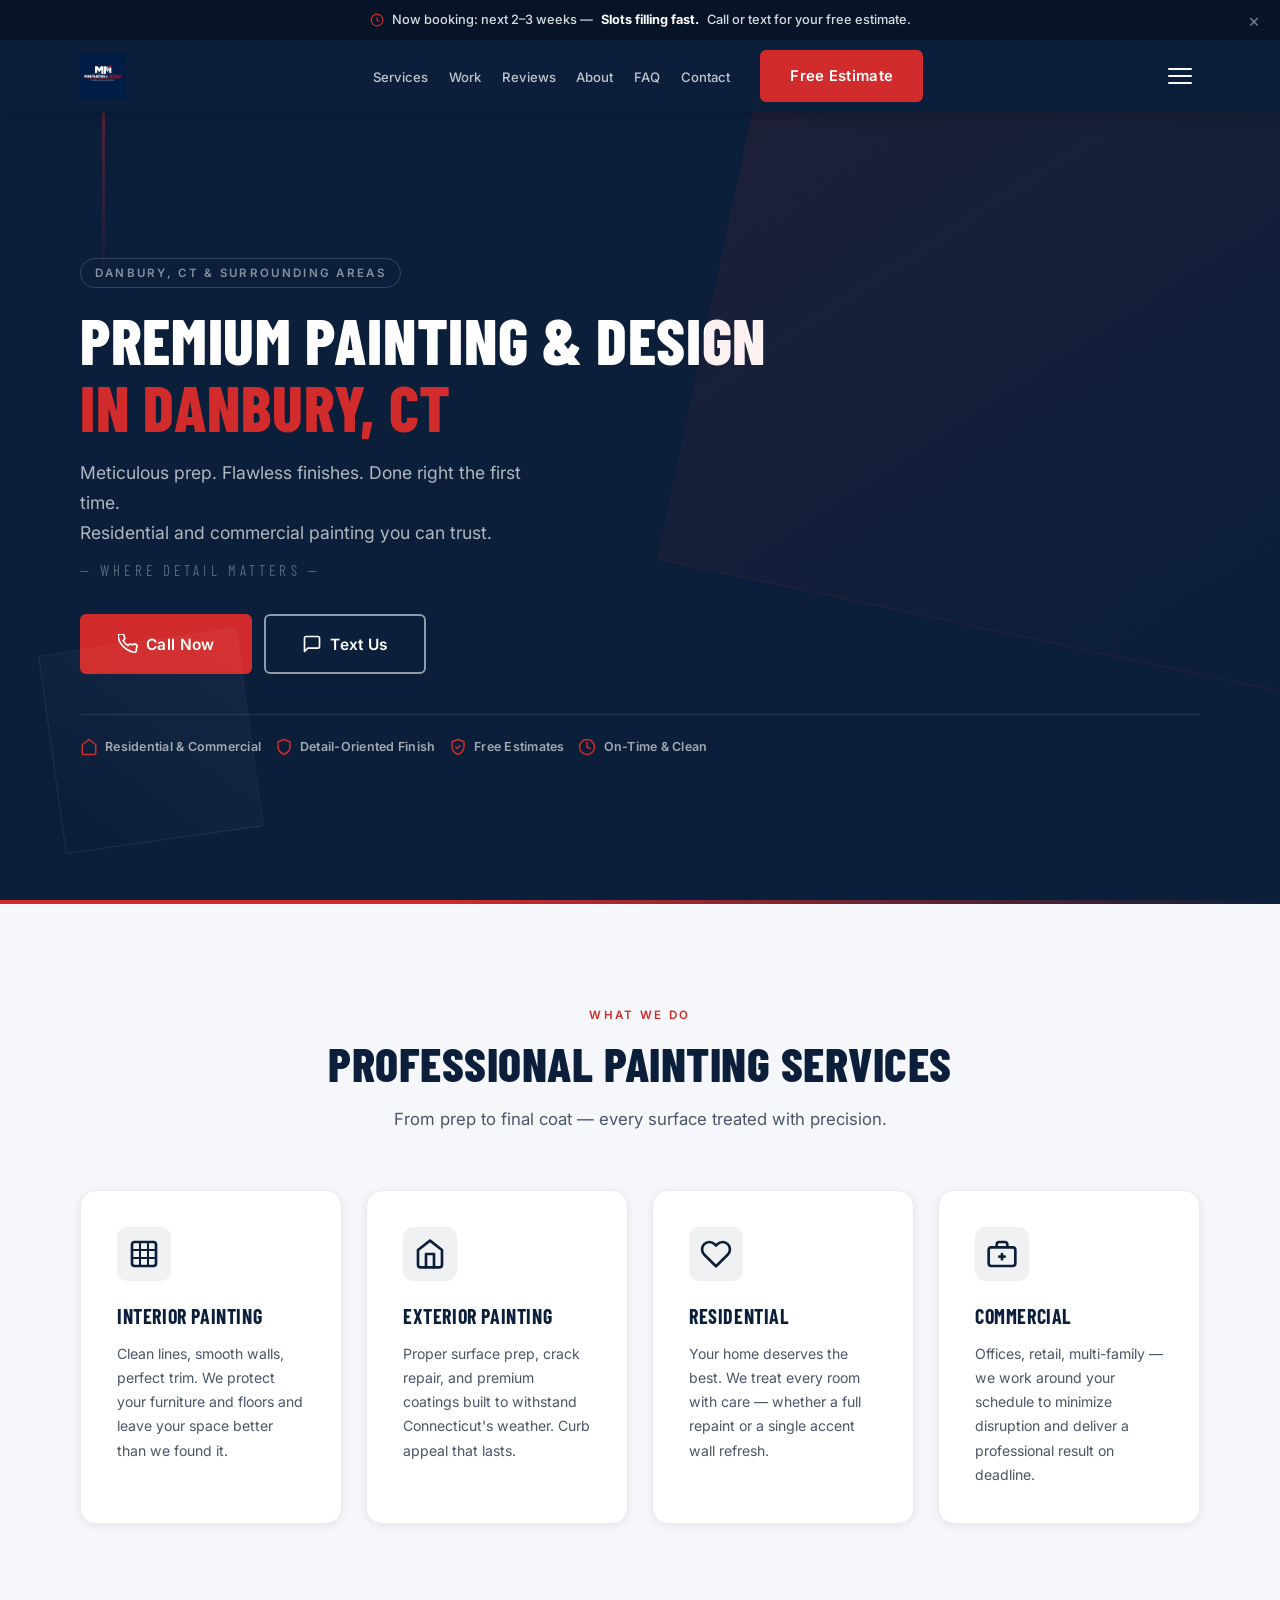
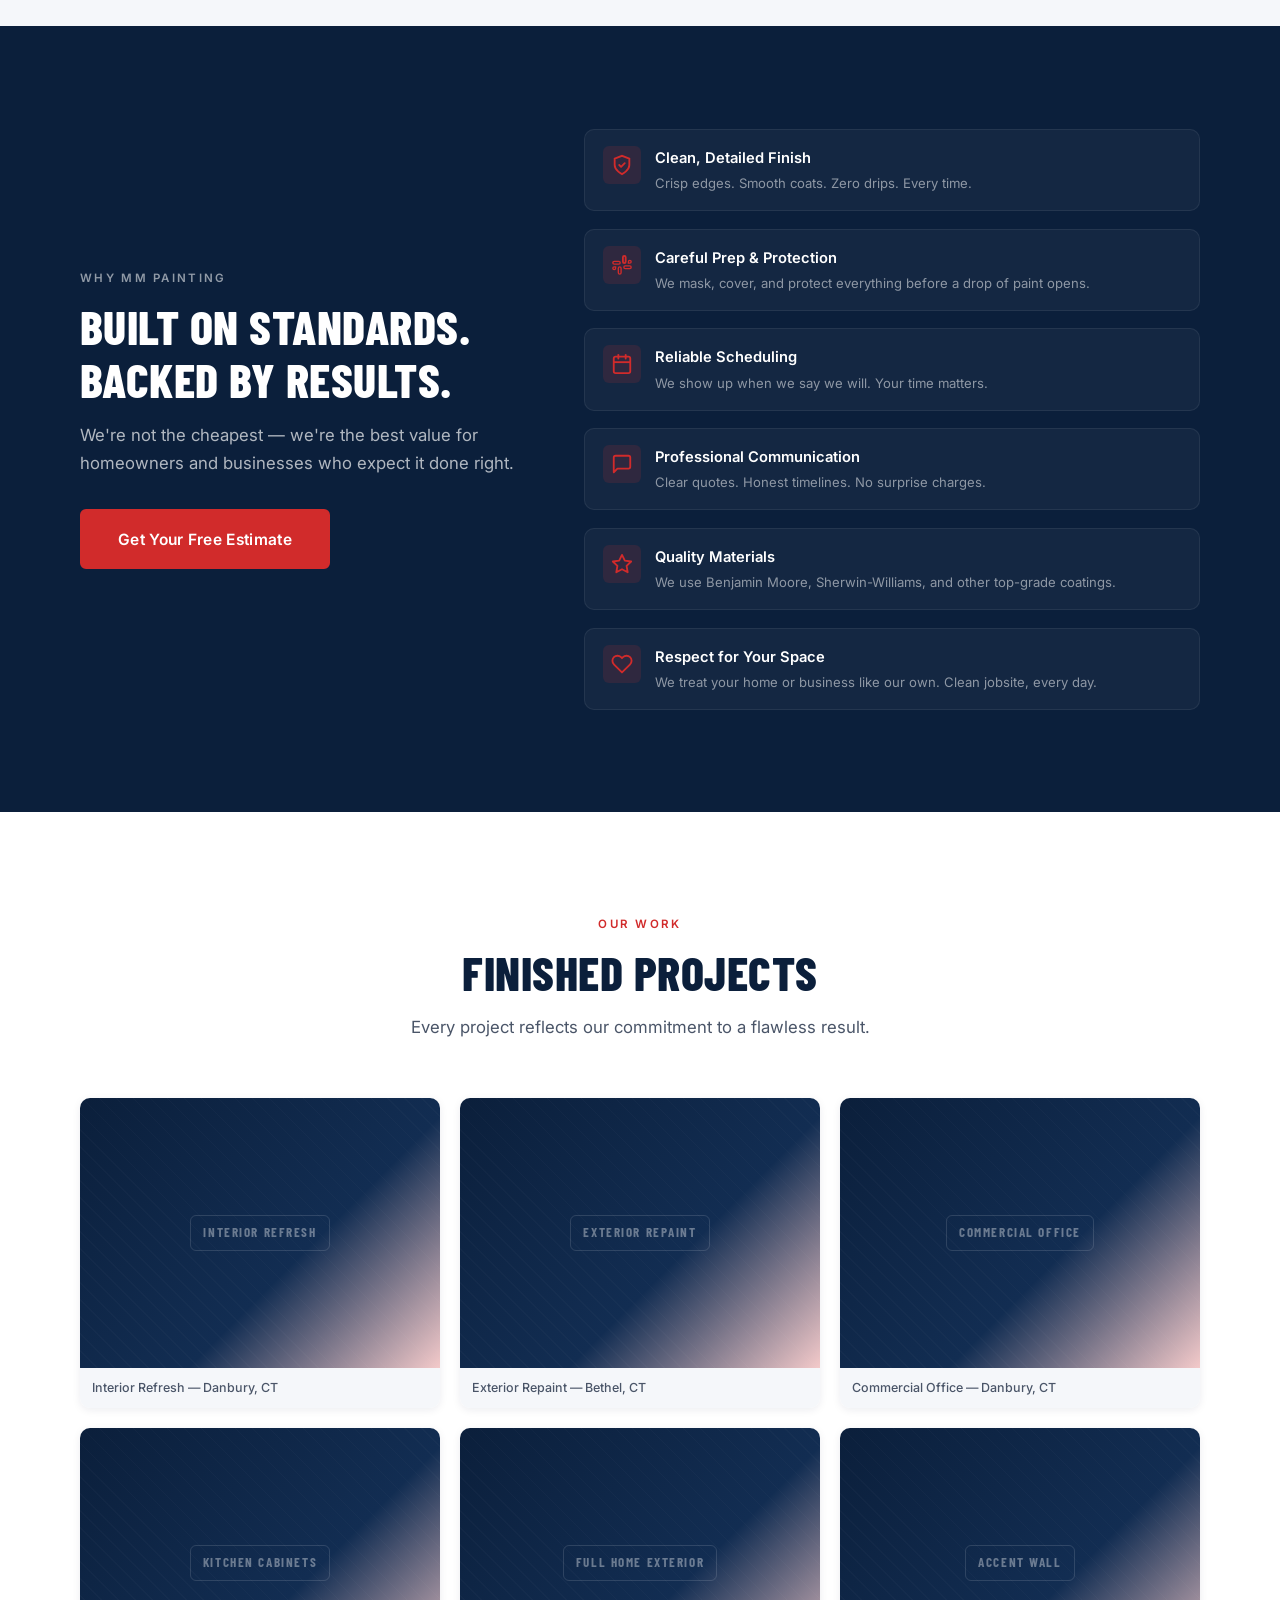
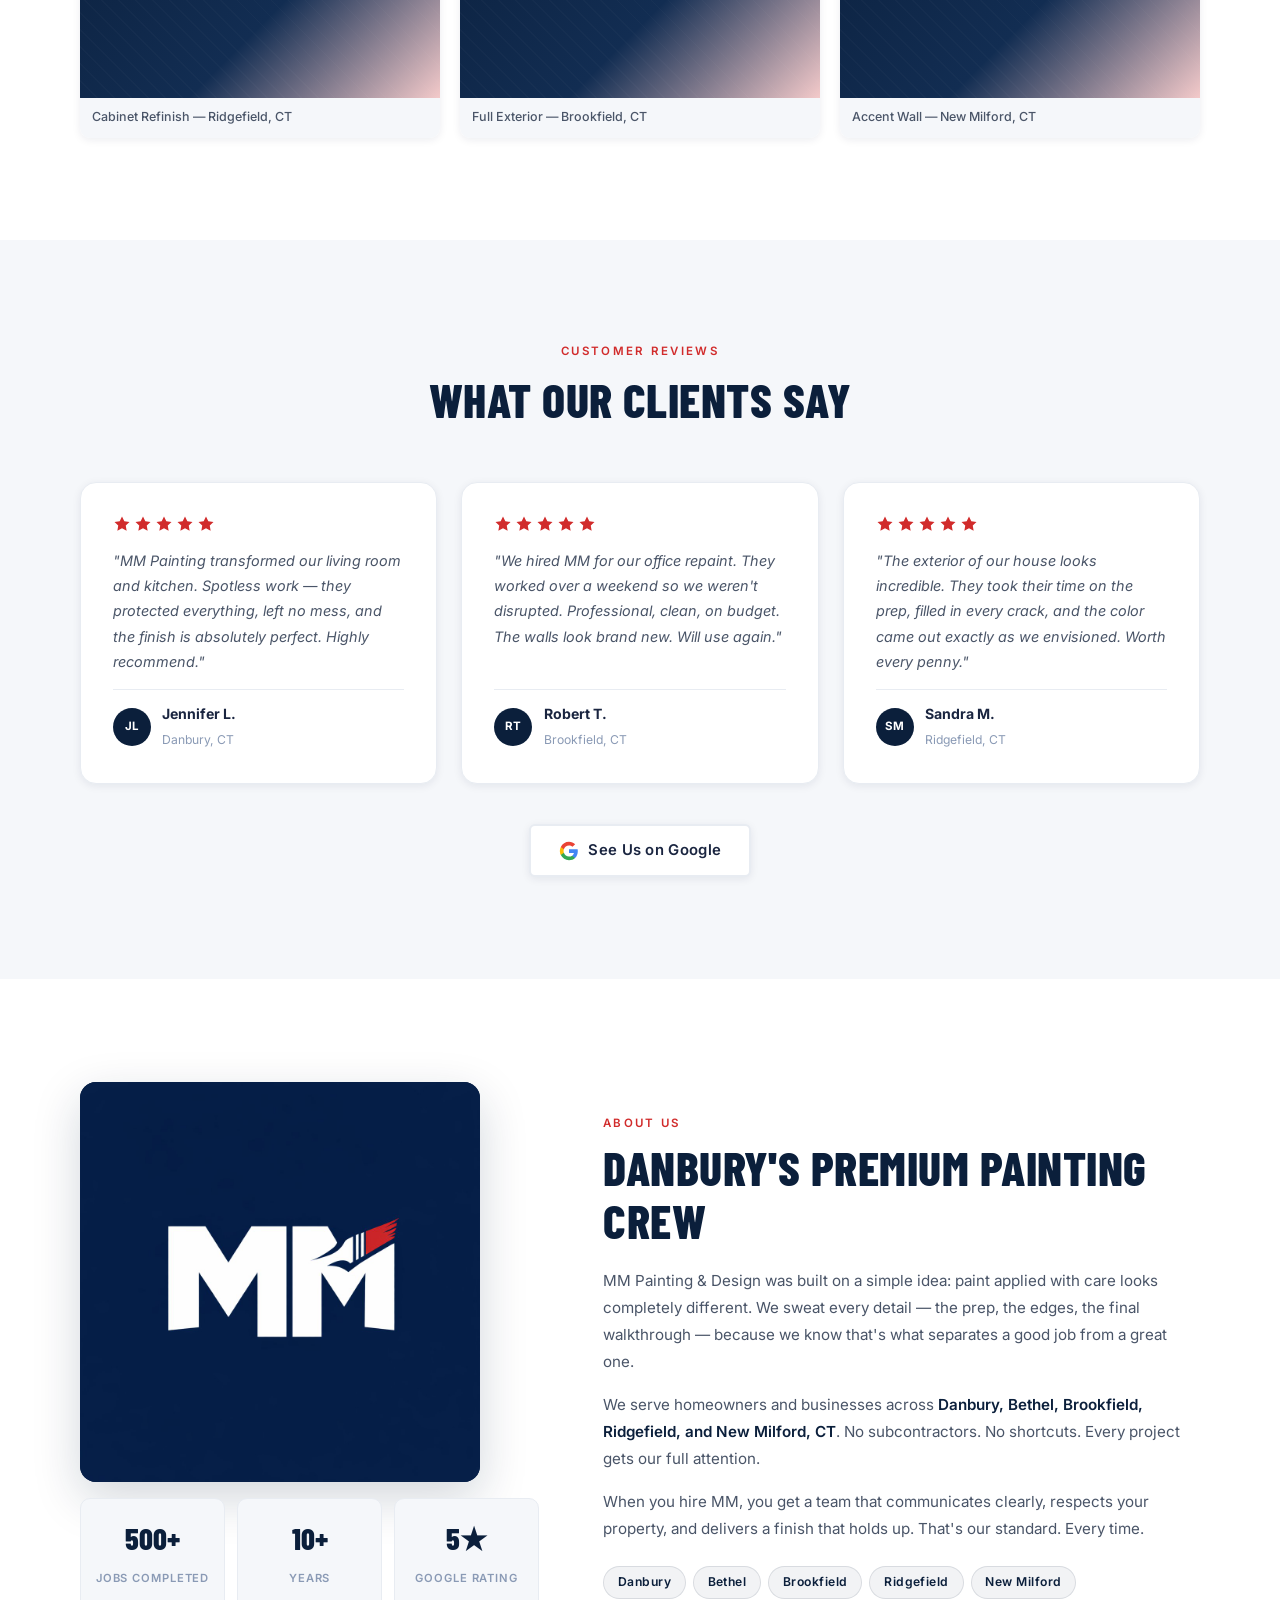
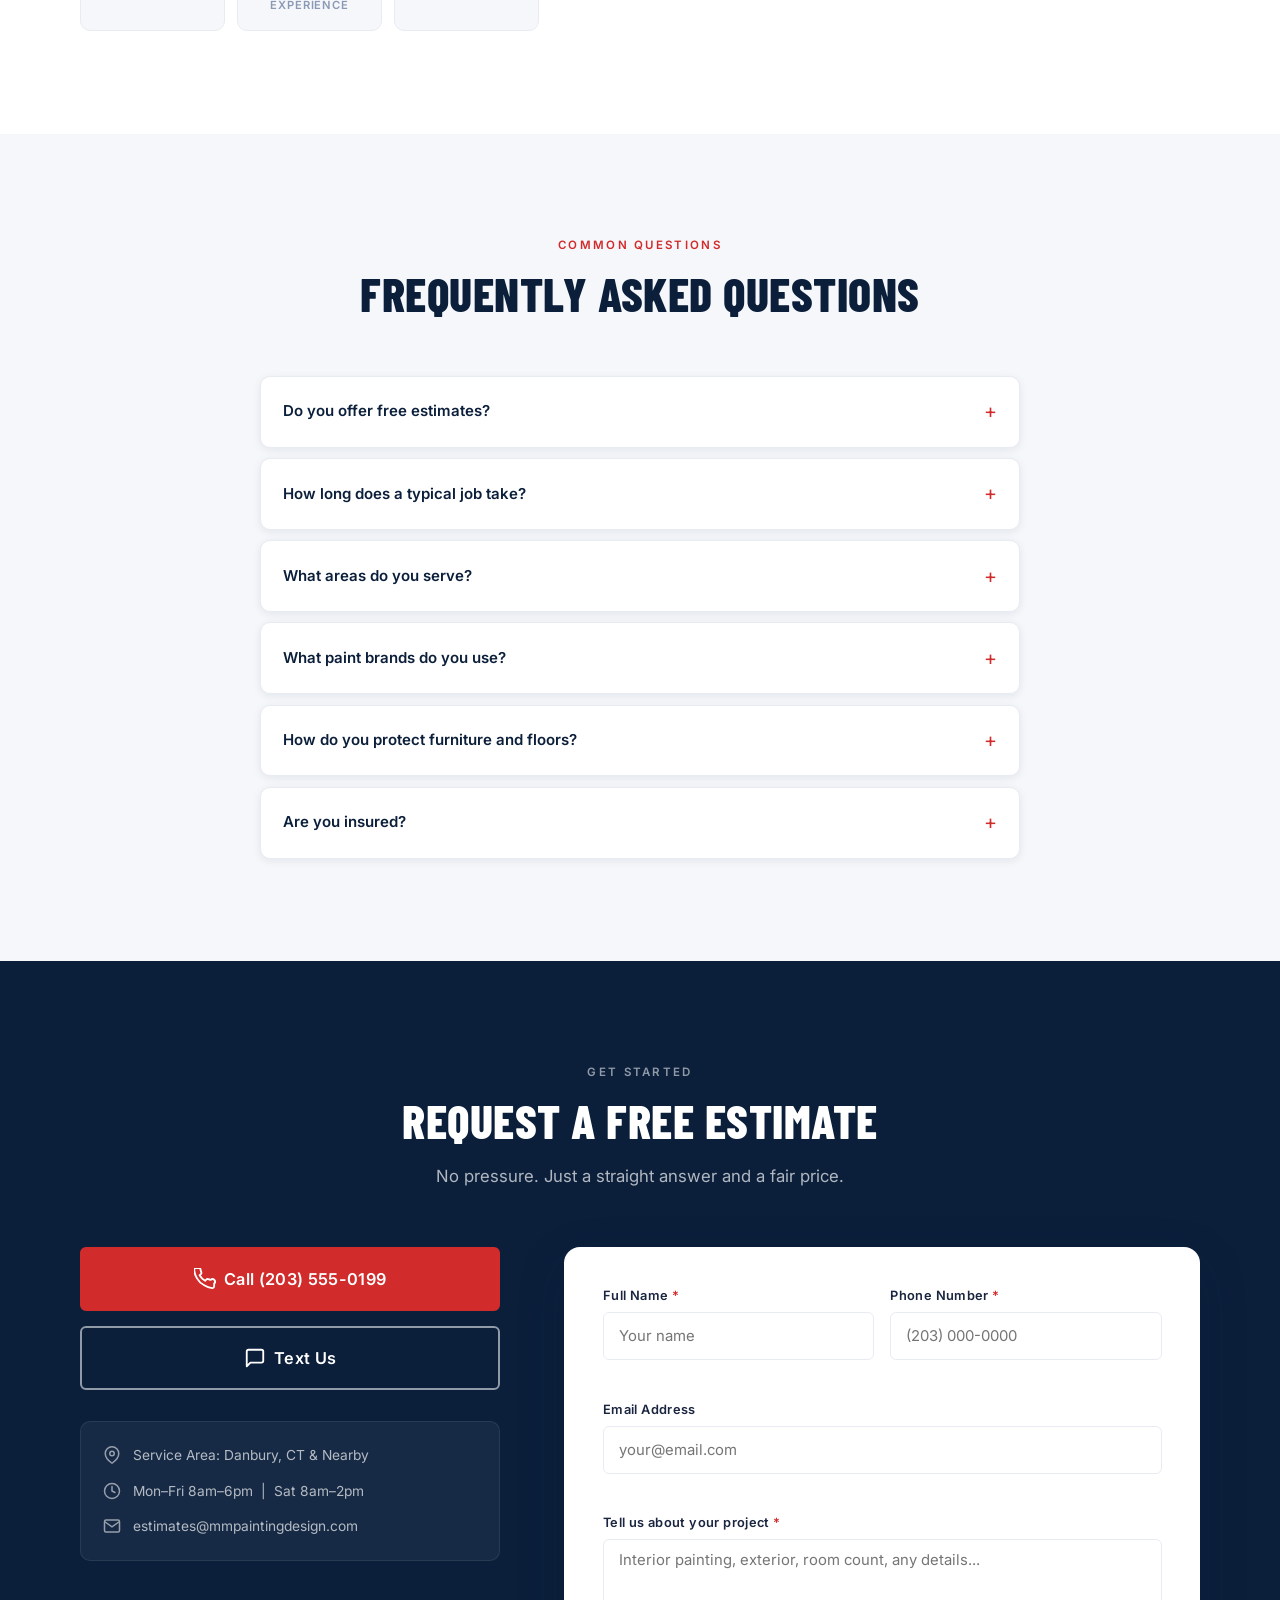
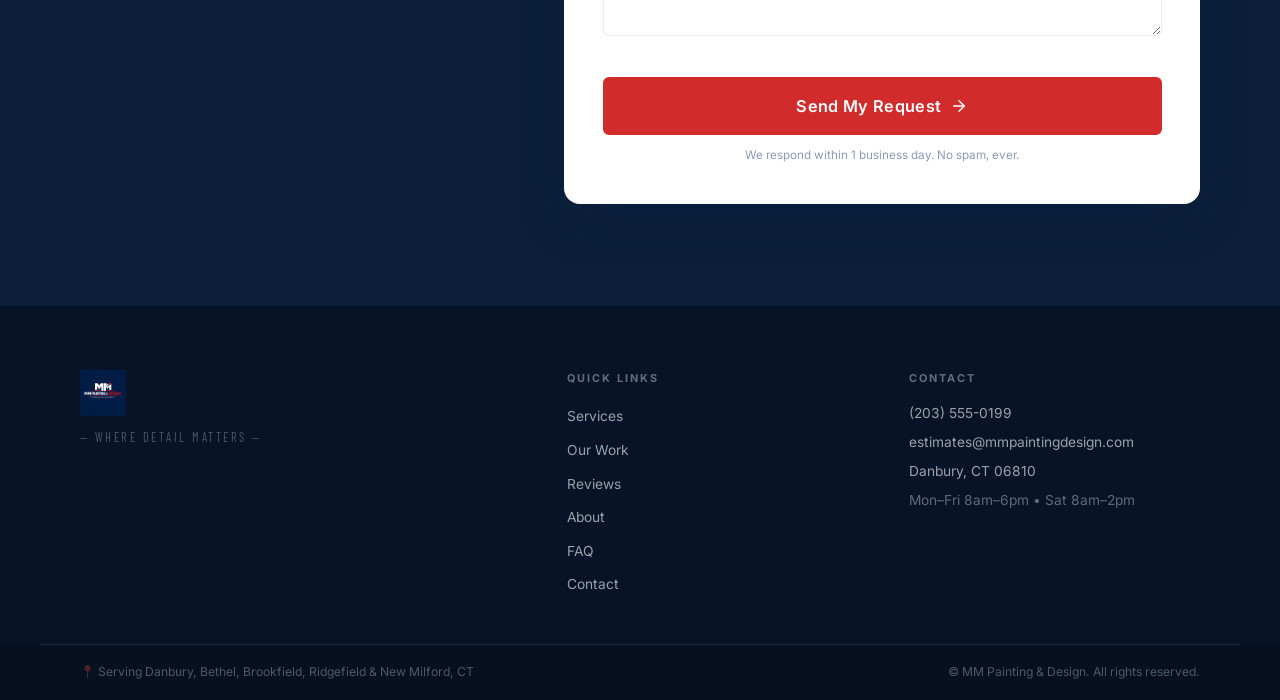
<file: index (1).html>
<!DOCTYPE html>
<html lang="en">
<head>
  <meta charset="UTF-8" />
  <meta name="viewport" content="width=device-width, initial-scale=1.0" />
  <meta http-equiv="X-UA-Compatible" content="IE=edge" />

  <!-- SEO Meta -->
  <title>MM Painting & Design | Premium Painting in Danbury, CT</title>
  <meta name="description" content="MM Painting & Design delivers premium residential and commercial painting in Danbury, CT and surrounding areas. Detail-oriented finish. Free estimates. Call today." />
  <meta name="keywords" content="painting contractor Danbury CT, house painter Danbury, commercial painting Connecticut, interior painting Bethel CT, exterior painting Ridgefield" />
  <link rel="canonical" href="https://www.mmpaintingdesign.com/" />

  <!-- Open Graph -->
  <meta property="og:title" content="MM Painting & Design | Where Detail Matters" />
  <meta property="og:description" content="Premium residential & commercial painting in Danbury, CT. Detail-oriented. Reliable. Free estimates." />
  <meta property="og:type" content="website" />
  <meta property="og:url" content="https://www.mmpaintingdesign.com/" />
  <meta property="og:image" content="https://www.mmpaintingdesign.com/og-image.jpg" />
  <meta property="og:locale" content="en_US" />
  <meta name="twitter:card" content="summary_large_image" />

  <!-- JSON-LD LocalBusiness Schema -->
  <script type="application/ld+json">
  {
    "@context": "https://schema.org",
    "@type": "LocalBusiness",
    "name": "MM Painting & Design",
    "description": "Premium residential and commercial painting services in Danbury, CT and surrounding areas.",
    "url": "https://www.mmpaintingdesign.com",
    "telephone": "+12035550199",
    "email": "estimates@mmpaintingdesign.com",
    "image": "https://www.mmpaintingdesign.com/logo-dark.png",
    "slogan": "Where Detail Matters",
    "priceRange": "$$",
    "address": {
      "@type": "PostalAddress",
      "addressLocality": "Danbury",
      "addressRegion": "CT",
      "postalCode": "06810",
      "addressCountry": "US"
    },
    "geo": {
      "@type": "GeoCoordinates",
      "latitude": 41.3948,
      "longitude": -73.4540
    },
    "openingHoursSpecification": [
      {
        "@type": "OpeningHoursSpecification",
        "dayOfWeek": ["Monday","Tuesday","Wednesday","Thursday","Friday"],
        "opens": "08:00",
        "closes": "18:00"
      },
      {
        "@type": "OpeningHoursSpecification",
        "dayOfWeek": "Saturday",
        "opens": "08:00",
        "closes": "14:00"
      }
    ],
    "areaServed": [
      {"@type": "City", "name": "Danbury"},
      {"@type": "City", "name": "Bethel"},
      {"@type": "City", "name": "Brookfield"},
      {"@type": "City", "name": "Ridgefield"},
      {"@type": "City", "name": "New Milford"}
    ],
    "serviceType": ["Interior Painting", "Exterior Painting", "Residential Painting", "Commercial Painting"]
  }
  </script>

  <link rel="stylesheet" href="styles.css" />
</head>
<body>

  <!-- ===== NOTIFICATION BAR ===== -->
  <div class="notif-bar" id="notifBar" role="status" aria-live="polite">
    <span>
      <svg width="14" height="14" viewBox="0 0 24 24" fill="none" aria-hidden="true"><circle cx="12" cy="12" r="10" stroke="#D12B2B" stroke-width="2"/><path d="M12 8v4l3 3" stroke="#D12B2B" stroke-width="2" stroke-linecap="round"/></svg>
      Now booking: next 2–3 weeks — <strong>Slots filling fast.</strong> Call or text for your free estimate.
    </span>
    <button class="notif-close" aria-label="Close notification" onclick="this.closest('.notif-bar').remove()">×</button>
  </div>

  <!-- ===== STICKY HEADER ===== -->
  <header class="site-header" id="siteHeader" role="banner">
    <div class="container header-inner">

      <!-- LOGO: Replace src with actual logo file path -->
      <a href="#hero" class="logo-link" aria-label="MM Painting & Design - Home">
        <img
          src="logo-dark.png"
          alt="MM Painting & Design logo"
          class="logo-img"
          width="160"
          height="56"
          loading="eager"
        />
      </a>

      <!-- DESKTOP NAV -->
      <nav class="main-nav" id="mainNav" role="navigation" aria-label="Main navigation">
        <ul class="nav-list" role="list">
          <li><a href="#services" class="nav-link">Services</a></li>
          <li><a href="#work" class="nav-link">Work</a></li>
          <li><a href="#reviews" class="nav-link">Reviews</a></li>
          <li><a href="#about" class="nav-link">About</a></li>
          <li><a href="#faq" class="nav-link">FAQ</a></li>
          <li><a href="#contact" class="nav-link">Contact</a></li>
        </ul>
        <a href="#contact" class="btn btn-primary nav-cta">Free Estimate</a>
      </nav>

      <!-- HAMBURGER BUTTON -->
      <button
        class="hamburger"
        id="hamburger"
        aria-label="Toggle navigation menu"
        aria-expanded="false"
        aria-controls="mainNav"
      >
        <span class="hamburger-line"></span>
        <span class="hamburger-line"></span>
        <span class="hamburger-line"></span>
      </button>

    </div>
  </header>

  <!-- ===== MOBILE NAV OVERLAY ===== -->
  <div class="mobile-nav-overlay" id="mobileNavOverlay" aria-hidden="true">
    <nav class="mobile-nav" aria-label="Mobile navigation">
      <ul class="mobile-nav-list" role="list">
        <li><a href="#services" class="mobile-nav-link">Services</a></li>
        <li><a href="#work" class="mobile-nav-link">Work</a></li>
        <li><a href="#reviews" class="mobile-nav-link">Reviews</a></li>
        <li><a href="#about" class="mobile-nav-link">About</a></li>
        <li><a href="#faq" class="mobile-nav-link">FAQ</a></li>
        <li><a href="#contact" class="mobile-nav-link">Contact</a></li>
      </ul>
      <div class="mobile-nav-actions">
        <a href="tel:+12035550199" class="btn btn-primary btn-full">
          <svg width="18" height="18" viewBox="0 0 24 24" fill="none" aria-hidden="true"><path d="M22 16.92v3a2 2 0 01-2.18 2 19.79 19.79 0 01-8.63-3.07A19.5 19.5 0 013.07 11 19.79 19.79 0 01.22 2.38 2 2 0 012.22 0h3a2 2 0 012 1.72c.127.96.361 1.903.7 2.81a2 2 0 01-.45 2.11L6.09 7.91a16 16 0 006 6l1.27-1.27a2 2 0 012.11-.45c.907.339 1.85.573 2.81.7A2 2 0 0122 16.92z" stroke="currentColor" stroke-width="2" stroke-linecap="round" stroke-linejoin="round"/></svg>
          Call Now
        </a>
        <a href="sms:+12035550199" class="btn btn-outline btn-full">Text Us</a>
      </div>
    </nav>
  </div>

  <main>

    <!-- ===== HERO SECTION ===== -->
    <section class="hero" id="hero" aria-labelledby="heroHeading">
      <div class="hero-bg" aria-hidden="true">
        <div class="hero-geo hero-geo-1"></div>
        <div class="hero-geo hero-geo-2"></div>
        <div class="hero-geo hero-geo-3"></div>
        <div class="hero-accent-line"></div>
      </div>

      <div class="container hero-content">
        <div class="hero-eyebrow">
          <span class="eyebrow-text">Danbury, CT &amp; Surrounding Areas</span>
        </div>
        <h1 class="hero-headline" id="heroHeading">
          Premium Painting &amp; Design<br />
          <em class="hero-headline-em">in Danbury, CT</em>
        </h1>
        <p class="hero-sub">
          Meticulous prep. Flawless finishes. Done right the first time.<br />
          Residential and commercial painting you can trust.
        </p>
        <p class="hero-tagline">— Where Detail Matters —</p>

        <div class="hero-ctas">
          <a href="tel:+12035550199" class="btn btn-primary btn-lg" aria-label="Call MM Painting & Design">
            <svg width="20" height="20" viewBox="0 0 24 24" fill="none" aria-hidden="true"><path d="M22 16.92v3a2 2 0 01-2.18 2 19.79 19.79 0 01-8.63-3.07A19.5 19.5 0 013.07 11 19.79 19.79 0 01.22 2.38 2 2 0 012.22 0h3a2 2 0 012 1.72c.127.96.361 1.903.7 2.81a2 2 0 01-.45 2.11L6.09 7.91a16 16 0 006 6l1.27-1.27a2 2 0 012.11-.45c.907.339 1.85.573 2.81.7A2 2 0 0122 16.92z" stroke="currentColor" stroke-width="2" stroke-linecap="round" stroke-linejoin="round"/></svg>
            Call Now
          </a>
          <a href="sms:+12035550199" class="btn btn-outline-light btn-lg" aria-label="Text MM Painting & Design">
            <svg width="20" height="20" viewBox="0 0 24 24" fill="none" aria-hidden="true"><path d="M21 15a2 2 0 01-2 2H7l-4 4V5a2 2 0 012-2h14a2 2 0 012 2z" stroke="currentColor" stroke-width="2" stroke-linecap="round" stroke-linejoin="round"/></svg>
            Text Us
          </a>
        </div>

        <!-- Trust Badges -->
        <div class="trust-badges" role="list">
          <div class="trust-badge" role="listitem">
            <svg width="18" height="18" viewBox="0 0 24 24" fill="none" aria-hidden="true"><path d="M3 9l9-7 9 7v11a2 2 0 01-2 2H5a2 2 0 01-2-2z" stroke="#D12B2B" stroke-width="2" stroke-linecap="round" stroke-linejoin="round"/></svg>
            Residential &amp; Commercial
          </div>
          <div class="trust-badge" role="listitem">
            <svg width="18" height="18" viewBox="0 0 24 24" fill="none" aria-hidden="true"><path d="M12 22s8-4 8-10V5l-8-3-8 3v7c0 6 8 10 8 10z" stroke="#D12B2B" stroke-width="2" stroke-linecap="round" stroke-linejoin="round"/></svg>
            Detail-Oriented Finish
          </div>
          <div class="trust-badge" role="listitem">
            <svg width="18" height="18" viewBox="0 0 24 24" fill="none" aria-hidden="true"><path d="M12 22s8-4 8-10V5l-8-3-8 3v7c0 6 8 10 8 10z" stroke="#D12B2B" stroke-width="2" stroke-linecap="round" stroke-linejoin="round"/><polyline points="9 12 11 14 15 10" stroke="#D12B2B" stroke-width="2" stroke-linecap="round" stroke-linejoin="round"/></svg>
            Free Estimates
          </div>
          <div class="trust-badge" role="listitem">
            <svg width="18" height="18" viewBox="0 0 24 24" fill="none" aria-hidden="true"><circle cx="12" cy="12" r="10" stroke="#D12B2B" stroke-width="2"/><polyline points="12 6 12 12 16 14" stroke="#D12B2B" stroke-width="2" stroke-linecap="round" stroke-linejoin="round"/></svg>
            On-Time &amp; Clean
          </div>
        </div>
      </div>
    </section>

    <!-- ===== SERVICES SECTION ===== -->
    <section class="section services-section" id="services" aria-labelledby="servicesHeading">
      <div class="container">
        <div class="section-header">
          <span class="section-eyebrow">What We Do</span>
          <h2 class="section-title" id="servicesHeading">Professional Painting Services</h2>
          <p class="section-sub">From prep to final coat — every surface treated with precision.</p>
        </div>

        <div class="services-grid">

          <article class="service-card">
            <div class="service-icon" aria-hidden="true">
              <svg width="32" height="32" viewBox="0 0 24 24" fill="none"><rect x="3" y="3" width="18" height="18" rx="2" stroke="currentColor" stroke-width="2"/><path d="M9 3v18M15 3v18M3 9h18M3 15h18" stroke="currentColor" stroke-width="1.5"/></svg>
            </div>
            <h3 class="service-title">Interior Painting</h3>
            <p class="service-desc">Clean lines, smooth walls, perfect trim. We protect your furniture and floors and leave your space better than we found it.</p>
          </article>

          <article class="service-card">
            <div class="service-icon" aria-hidden="true">
              <svg width="32" height="32" viewBox="0 0 24 24" fill="none"><path d="M3 9l9-7 9 7v11a2 2 0 01-2 2H5a2 2 0 01-2-2z" stroke="currentColor" stroke-width="2" stroke-linecap="round" stroke-linejoin="round"/><polyline points="9 22 9 12 15 12 15 22" stroke="currentColor" stroke-width="2" stroke-linecap="round" stroke-linejoin="round"/></svg>
            </div>
            <h3 class="service-title">Exterior Painting</h3>
            <p class="service-desc">Proper surface prep, crack repair, and premium coatings built to withstand Connecticut's weather. Curb appeal that lasts.</p>
          </article>

          <article class="service-card">
            <div class="service-icon" aria-hidden="true">
              <svg width="32" height="32" viewBox="0 0 24 24" fill="none"><path d="M20.84 4.61a5.5 5.5 0 00-7.78 0L12 5.67l-1.06-1.06a5.5 5.5 0 00-7.78 7.78l1.06 1.06L12 21.23l7.78-7.78 1.06-1.06a5.5 5.5 0 000-7.78z" stroke="currentColor" stroke-width="2" stroke-linecap="round" stroke-linejoin="round"/></svg>
            </div>
            <h3 class="service-title">Residential</h3>
            <p class="service-desc">Your home deserves the best. We treat every room with care — whether a full repaint or a single accent wall refresh.</p>
          </article>

          <article class="service-card">
            <div class="service-icon" aria-hidden="true">
              <svg width="32" height="32" viewBox="0 0 24 24" fill="none"><rect x="2" y="7" width="20" height="14" rx="2" stroke="currentColor" stroke-width="2"/><path d="M16 7V5a2 2 0 00-2-2h-4a2 2 0 00-2 2v2" stroke="currentColor" stroke-width="2"/><line x1="12" y1="12" x2="12" y2="16" stroke="currentColor" stroke-width="2" stroke-linecap="round"/><line x1="10" y1="14" x2="14" y2="14" stroke="currentColor" stroke-width="2" stroke-linecap="round"/></svg>
            </div>
            <h3 class="service-title">Commercial</h3>
            <p class="service-desc">Offices, retail, multi-family — we work around your schedule to minimize disruption and deliver a professional result on deadline.</p>
          </article>

        </div>
      </div>
    </section>

    <!-- ===== WHY CHOOSE US SECTION ===== -->
    <section class="section why-section" id="why" aria-labelledby="whyHeading">
      <div class="container">
        <div class="why-inner">
          <div class="why-text-col">
            <span class="section-eyebrow light">Why MM Painting</span>
            <h2 class="section-title light" id="whyHeading">Built on Standards.<br />Backed by Results.</h2>
            <p class="section-sub light">We're not the cheapest — we're the best value for homeowners and businesses who expect it done right.</p>
            <a href="#contact" class="btn btn-primary btn-lg why-cta">Get Your Free Estimate</a>
          </div>

          <div class="why-list-col">
            <ul class="why-list" role="list">
              <li class="why-item">
                <span class="why-icon" aria-hidden="true">
                  <svg width="22" height="22" viewBox="0 0 24 24" fill="none"><path d="M12 22s8-4 8-10V5l-8-3-8 3v7c0 6 8 10 8 10z" stroke="currentColor" stroke-width="2" stroke-linecap="round"/><polyline points="9 12 11 14 15 10" stroke="currentColor" stroke-width="2" stroke-linecap="round" stroke-linejoin="round"/></svg>
                </span>
                <div>
                  <strong>Clean, Detailed Finish</strong>
                  <p>Crisp edges. Smooth coats. Zero drips. Every time.</p>
                </div>
              </li>
              <li class="why-item">
                <span class="why-icon" aria-hidden="true">
                  <svg width="22" height="22" viewBox="0 0 24 24" fill="none"><path d="M14.5 10c-.83 0-1.5-.67-1.5-1.5v-5c0-.83.67-1.5 1.5-1.5s1.5.67 1.5 1.5v5c0 .83-.67 1.5-1.5 1.5z" stroke="currentColor" stroke-width="2"/><path d="M20.5 10H19V8.5c0-.83.67-1.5 1.5-1.5s1.5.67 1.5 1.5-.67 1.5-1.5 1.5zM9.5 14c.83 0 1.5.67 1.5 1.5v5c0 .83-.67 1.5-1.5 1.5S8 21.33 8 20.5v-5c0-.83.67-1.5 1.5-1.5zM3.5 14H5v1.5c0 .83-.67 1.5-1.5 1.5S2 16.33 2 15.5 2.67 14 3.5 14zM14 14.5c0-.83.67-1.5 1.5-1.5h5c.83 0 1.5.67 1.5 1.5s-.67 1.5-1.5 1.5h-5c-.83 0-1.5-.67-1.5-1.5zM10 9.5C10 8.67 9.33 8 8.5 8h-5C2.67 8 2 8.67 2 9.5S2.67 11 3.5 11h5c.83 0 1.5-.67 1.5-1.5z" stroke="currentColor" stroke-width="1.5"/></svg>
                </span>
                <div>
                  <strong>Careful Prep &amp; Protection</strong>
                  <p>We mask, cover, and protect everything before a drop of paint opens.</p>
                </div>
              </li>
              <li class="why-item">
                <span class="why-icon" aria-hidden="true">
                  <svg width="22" height="22" viewBox="0 0 24 24" fill="none"><rect x="3" y="4" width="18" height="18" rx="2" stroke="currentColor" stroke-width="2"/><line x1="16" y1="2" x2="16" y2="6" stroke="currentColor" stroke-width="2" stroke-linecap="round"/><line x1="8" y1="2" x2="8" y2="6" stroke="currentColor" stroke-width="2" stroke-linecap="round"/><line x1="3" y1="10" x2="21" y2="10" stroke="currentColor" stroke-width="2"/></svg>
                </span>
                <div>
                  <strong>Reliable Scheduling</strong>
                  <p>We show up when we say we will. Your time matters.</p>
                </div>
              </li>
              <li class="why-item">
                <span class="why-icon" aria-hidden="true">
                  <svg width="22" height="22" viewBox="0 0 24 24" fill="none"><path d="M21 15a2 2 0 01-2 2H7l-4 4V5a2 2 0 012-2h14a2 2 0 012 2z" stroke="currentColor" stroke-width="2" stroke-linecap="round" stroke-linejoin="round"/></svg>
                </span>
                <div>
                  <strong>Professional Communication</strong>
                  <p>Clear quotes. Honest timelines. No surprise charges.</p>
                </div>
              </li>
              <li class="why-item">
                <span class="why-icon" aria-hidden="true">
                  <svg width="22" height="22" viewBox="0 0 24 24" fill="none"><path d="M12 2l3.09 6.26L22 9.27l-5 4.87 1.18 6.88L12 17.77l-6.18 3.25L7 14.14 2 9.27l6.91-1.01L12 2z" stroke="currentColor" stroke-width="2" stroke-linecap="round" stroke-linejoin="round"/></svg>
                </span>
                <div>
                  <strong>Quality Materials</strong>
                  <p>We use Benjamin Moore, Sherwin-Williams, and other top-grade coatings.</p>
                </div>
              </li>
              <li class="why-item">
                <span class="why-icon" aria-hidden="true">
                  <svg width="22" height="22" viewBox="0 0 24 24" fill="none"><path d="M20.84 4.61a5.5 5.5 0 00-7.78 0L12 5.67l-1.06-1.06a5.5 5.5 0 00-7.78 7.78l1.06 1.06L12 21.23l7.78-7.78 1.06-1.06a5.5 5.5 0 000-7.78z" stroke="currentColor" stroke-width="2" stroke-linecap="round" stroke-linejoin="round"/></svg>
                </span>
                <div>
                  <strong>Respect for Your Space</strong>
                  <p>We treat your home or business like our own. Clean jobsite, every day.</p>
                </div>
              </li>
            </ul>
          </div>
        </div>
      </div>
    </section>

    <!-- ===== WORK / GALLERY SECTION ===== -->
    <!-- DEVELOPER NOTE: Replace the .gallery-placeholder divs with <img> tags pointing to your before/after photos -->
    <section class="section gallery-section" id="work" aria-labelledby="galleryHeading">
      <div class="container">
        <div class="section-header">
          <span class="section-eyebrow">Our Work</span>
          <h2 class="section-title" id="galleryHeading">Finished Projects</h2>
          <p class="section-sub">Every project reflects our commitment to a flawless result.</p>
        </div>

        <div class="gallery-grid" role="list">

          <figure class="gallery-item" role="listitem">
            <!-- Replace with: <img src="your-photo.jpg" alt="Interior refresh - living room" loading="lazy"> -->
            <div class="gallery-placeholder" aria-label="Photo placeholder - Interior refresh" role="img">
              <span class="placeholder-label">Interior Refresh</span>
            </div>
            <figcaption>Interior Refresh — Danbury, CT</figcaption>
          </figure>

          <figure class="gallery-item" role="listitem">
            <div class="gallery-placeholder" aria-label="Photo placeholder - Exterior repaint" role="img">
              <span class="placeholder-label">Exterior Repaint</span>
            </div>
            <figcaption>Exterior Repaint — Bethel, CT</figcaption>
          </figure>

          <figure class="gallery-item" role="listitem">
            <div class="gallery-placeholder" aria-label="Photo placeholder - Commercial office" role="img">
              <span class="placeholder-label">Commercial Office</span>
            </div>
            <figcaption>Commercial Office — Danbury, CT</figcaption>
          </figure>

          <figure class="gallery-item" role="listitem">
            <div class="gallery-placeholder" aria-label="Photo placeholder - Kitchen cabinets" role="img">
              <span class="placeholder-label">Kitchen Cabinets</span>
            </div>
            <figcaption>Cabinet Refinish — Ridgefield, CT</figcaption>
          </figure>

          <figure class="gallery-item" role="listitem">
            <div class="gallery-placeholder" aria-label="Photo placeholder - Full home exterior" role="img">
              <span class="placeholder-label">Full Home Exterior</span>
            </div>
            <figcaption>Full Exterior — Brookfield, CT</figcaption>
          </figure>

          <figure class="gallery-item" role="listitem">
            <div class="gallery-placeholder" aria-label="Photo placeholder - Accent wall" role="img">
              <span class="placeholder-label">Accent Wall</span>
            </div>
            <figcaption>Accent Wall — New Milford, CT</figcaption>
          </figure>

        </div>
      </div>
    </section>

    <!-- ===== REVIEWS SECTION ===== -->
    <section class="section reviews-section" id="reviews" aria-labelledby="reviewsHeading">
      <div class="container">
        <div class="section-header">
          <span class="section-eyebrow">Customer Reviews</span>
          <h2 class="section-title" id="reviewsHeading">What Our Clients Say</h2>
        </div>

        <div class="reviews-grid">

          <article class="review-card">
            <div class="review-stars" aria-label="5 out of 5 stars">
              <svg width="18" height="18" viewBox="0 0 24 24" fill="#D12B2B" aria-hidden="true"><path d="M12 2l3.09 6.26L22 9.27l-5 4.87 1.18 6.88L12 17.77l-6.18 3.25L7 14.14 2 9.27l6.91-1.01L12 2z"/></svg>
              <svg width="18" height="18" viewBox="0 0 24 24" fill="#D12B2B" aria-hidden="true"><path d="M12 2l3.09 6.26L22 9.27l-5 4.87 1.18 6.88L12 17.77l-6.18 3.25L7 14.14 2 9.27l6.91-1.01L12 2z"/></svg>
              <svg width="18" height="18" viewBox="0 0 24 24" fill="#D12B2B" aria-hidden="true"><path d="M12 2l3.09 6.26L22 9.27l-5 4.87 1.18 6.88L12 17.77l-6.18 3.25L7 14.14 2 9.27l6.91-1.01L12 2z"/></svg>
              <svg width="18" height="18" viewBox="0 0 24 24" fill="#D12B2B" aria-hidden="true"><path d="M12 2l3.09 6.26L22 9.27l-5 4.87 1.18 6.88L12 17.77l-6.18 3.25L7 14.14 2 9.27l6.91-1.01L12 2z"/></svg>
              <svg width="18" height="18" viewBox="0 0 24 24" fill="#D12B2B" aria-hidden="true"><path d="M12 2l3.09 6.26L22 9.27l-5 4.87 1.18 6.88L12 17.77l-6.18 3.25L7 14.14 2 9.27l6.91-1.01L12 2z"/></svg>
            </div>
            <blockquote class="review-text">"MM Painting transformed our living room and kitchen. Spotless work — they protected everything, left no mess, and the finish is absolutely perfect. Highly recommend."</blockquote>
            <div class="review-author">
              <div class="review-avatar" aria-hidden="true">JL</div>
              <div>
                <strong>Jennifer L.</strong>
                <span>Danbury, CT</span>
              </div>
            </div>
          </article>

          <article class="review-card">
            <div class="review-stars" aria-label="5 out of 5 stars">
              <svg width="18" height="18" viewBox="0 0 24 24" fill="#D12B2B" aria-hidden="true"><path d="M12 2l3.09 6.26L22 9.27l-5 4.87 1.18 6.88L12 17.77l-6.18 3.25L7 14.14 2 9.27l6.91-1.01L12 2z"/></svg>
              <svg width="18" height="18" viewBox="0 0 24 24" fill="#D12B2B" aria-hidden="true"><path d="M12 2l3.09 6.26L22 9.27l-5 4.87 1.18 6.88L12 17.77l-6.18 3.25L7 14.14 2 9.27l6.91-1.01L12 2z"/></svg>
              <svg width="18" height="18" viewBox="0 0 24 24" fill="#D12B2B" aria-hidden="true"><path d="M12 2l3.09 6.26L22 9.27l-5 4.87 1.18 6.88L12 17.77l-6.18 3.25L7 14.14 2 9.27l6.91-1.01L12 2z"/></svg>
              <svg width="18" height="18" viewBox="0 0 24 24" fill="#D12B2B" aria-hidden="true"><path d="M12 2l3.09 6.26L22 9.27l-5 4.87 1.18 6.88L12 17.77l-6.18 3.25L7 14.14 2 9.27l6.91-1.01L12 2z"/></svg>
              <svg width="18" height="18" viewBox="0 0 24 24" fill="#D12B2B" aria-hidden="true"><path d="M12 2l3.09 6.26L22 9.27l-5 4.87 1.18 6.88L12 17.77l-6.18 3.25L7 14.14 2 9.27l6.91-1.01L12 2z"/></svg>
            </div>
            <blockquote class="review-text">"We hired MM for our office repaint. They worked over a weekend so we weren't disrupted. Professional, clean, on budget. The walls look brand new. Will use again."</blockquote>
            <div class="review-author">
              <div class="review-avatar" aria-hidden="true">RT</div>
              <div>
                <strong>Robert T.</strong>
                <span>Brookfield, CT</span>
              </div>
            </div>
          </article>

          <article class="review-card">
            <div class="review-stars" aria-label="5 out of 5 stars">
              <svg width="18" height="18" viewBox="0 0 24 24" fill="#D12B2B" aria-hidden="true"><path d="M12 2l3.09 6.26L22 9.27l-5 4.87 1.18 6.88L12 17.77l-6.18 3.25L7 14.14 2 9.27l6.91-1.01L12 2z"/></svg>
              <svg width="18" height="18" viewBox="0 0 24 24" fill="#D12B2B" aria-hidden="true"><path d="M12 2l3.09 6.26L22 9.27l-5 4.87 1.18 6.88L12 17.77l-6.18 3.25L7 14.14 2 9.27l6.91-1.01L12 2z"/></svg>
              <svg width="18" height="18" viewBox="0 0 24 24" fill="#D12B2B" aria-hidden="true"><path d="M12 2l3.09 6.26L22 9.27l-5 4.87 1.18 6.88L12 17.77l-6.18 3.25L7 14.14 2 9.27l6.91-1.01L12 2z"/></svg>
              <svg width="18" height="18" viewBox="0 0 24 24" fill="#D12B2B" aria-hidden="true"><path d="M12 2l3.09 6.26L22 9.27l-5 4.87 1.18 6.88L12 17.77l-6.18 3.25L7 14.14 2 9.27l6.91-1.01L12 2z"/></svg>
              <svg width="18" height="18" viewBox="0 0 24 24" fill="#D12B2B" aria-hidden="true"><path d="M12 2l3.09 6.26L22 9.27l-5 4.87 1.18 6.88L12 17.77l-6.18 3.25L7 14.14 2 9.27l6.91-1.01L12 2z"/></svg>
            </div>
            <blockquote class="review-text">"The exterior of our house looks incredible. They took their time on the prep, filled in every crack, and the color came out exactly as we envisioned. Worth every penny."</blockquote>
            <div class="review-author">
              <div class="review-avatar" aria-hidden="true">SM</div>
              <div>
                <strong>Sandra M.</strong>
                <span>Ridgefield, CT</span>
              </div>
            </div>
          </article>

        </div>

        <div class="reviews-cta">
          <a href="https://g.page/r/YOUR-GOOGLE-PLACE-ID" target="_blank" rel="noopener noreferrer" class="btn btn-outline google-btn" aria-label="See MM Painting & Design on Google Reviews">
            <svg width="20" height="20" viewBox="0 0 24 24" fill="none" aria-hidden="true"><path d="M22.56 12.25c0-.78-.07-1.53-.2-2.25H12v4.26h5.92c-.26 1.37-1.04 2.53-2.21 3.31v2.77h3.57c2.08-1.92 3.28-4.74 3.28-8.09z" fill="#4285F4"/><path d="M12 23c2.97 0 5.46-.98 7.28-2.66l-3.57-2.77c-.98.66-2.23 1.06-3.71 1.06-2.86 0-5.29-1.93-6.16-4.53H2.18v2.84C3.99 20.53 7.7 23 12 23z" fill="#34A853"/><path d="M5.84 14.09c-.22-.66-.35-1.36-.35-2.09s.13-1.43.35-2.09V7.07H2.18C1.43 8.55 1 10.22 1 12s.43 3.45 1.18 4.93l2.85-2.22.81-.62z" fill="#FBBC05"/><path d="M12 5.38c1.62 0 3.06.56 4.21 1.64l3.15-3.15C17.45 2.09 14.97 1 12 1 7.7 1 3.99 3.47 2.18 7.07l3.66 2.84c.87-2.6 3.3-4.53 6.16-4.53z" fill="#EA4335"/></svg>
            See Us on Google
          </a>
        </div>
      </div>
    </section>

    <!-- ===== ABOUT SECTION ===== -->
    <section class="section about-section" id="about" aria-labelledby="aboutHeading">
      <div class="container">
        <div class="about-inner">
          <div class="about-visual" aria-hidden="true">
            <!-- Replace with team photo or project photo -->
            <div class="about-img-placeholder">
              <img src="logo-icon.png" alt="MM Painting & Design mark" class="about-logo-mark" loading="lazy" />
            </div>
            <div class="about-stat-bar">
              <div class="about-stat">
                <strong>500+</strong>
                <span>Jobs Completed</span>
              </div>
              <div class="about-stat">
                <strong>10+</strong>
                <span>Years Experience</span>
              </div>
              <div class="about-stat">
                <strong>5★</strong>
                <span>Google Rating</span>
              </div>
            </div>
          </div>

          <div class="about-text">
            <span class="section-eyebrow">About Us</span>
            <h2 class="section-title" id="aboutHeading">Danbury's Premium Painting Crew</h2>
            <p>MM Painting &amp; Design was built on a simple idea: paint applied with care looks completely different. We sweat every detail — the prep, the edges, the final walkthrough — because we know that's what separates a good job from a great one.</p>
            <p>We serve homeowners and businesses across <strong>Danbury, Bethel, Brookfield, Ridgefield, and New Milford, CT</strong>. No subcontractors. No shortcuts. Every project gets our full attention.</p>
            <p>When you hire MM, you get a team that communicates clearly, respects your property, and delivers a finish that holds up. That's our standard. Every time.</p>
            <div class="service-area-tags" aria-label="Service areas">
              <span class="area-tag">Danbury</span>
              <span class="area-tag">Bethel</span>
              <span class="area-tag">Brookfield</span>
              <span class="area-tag">Ridgefield</span>
              <span class="area-tag">New Milford</span>
            </div>
          </div>
        </div>
      </div>
    </section>

    <!-- ===== FAQ SECTION ===== -->
    <section class="section faq-section" id="faq" aria-labelledby="faqHeading">
      <div class="container">
        <div class="section-header">
          <span class="section-eyebrow">Common Questions</span>
          <h2 class="section-title" id="faqHeading">Frequently Asked Questions</h2>
        </div>

        <div class="faq-list" role="list">

          <details class="faq-item" role="listitem">
            <summary class="faq-question">Do you offer free estimates?</summary>
            <div class="faq-answer">
              <p>Yes. All estimates are 100% free, no obligation. We'll assess the job in person and provide a clear, written quote. Call or text us anytime to schedule.</p>
            </div>
          </details>

          <details class="faq-item" role="listitem">
            <summary class="faq-question">How long does a typical job take?</summary>
            <div class="faq-answer">
              <p>It depends on scope. An average interior room takes 1–2 days. Full interiors or exterior repaints typically run 3–7 days. We give you a firm timeline during your estimate.</p>
            </div>
          </details>

          <details class="faq-item" role="listitem">
            <summary class="faq-question">What areas do you serve?</summary>
            <div class="faq-answer">
              <p>We primarily serve Danbury, Bethel, Brookfield, Ridgefield, and New Milford, CT. Contact us if you're in a neighboring town — we may be able to accommodate.</p>
            </div>
          </details>

          <details class="faq-item" role="listitem">
            <summary class="faq-question">What paint brands do you use?</summary>
            <div class="faq-answer">
              <p>We work with premium brands including Benjamin Moore and Sherwin-Williams. We recommend specific product lines based on your surface type and desired finish. You can also supply your own paint if preferred.</p>
            </div>
          </details>

          <details class="faq-item" role="listitem">
            <summary class="faq-question">How do you protect furniture and floors?</summary>
            <div class="faq-answer">
              <p>We move or cover all furniture, lay protective drop cloths on all flooring, and tape all edges meticulously before any paint is opened. We clean up fully each day and at project completion.</p>
            </div>
          </details>

          <details class="faq-item" role="listitem">
            <summary class="faq-question">Are you insured?</summary>
            <div class="faq-answer">
              <p>Yes. MM Painting &amp; Design is fully insured. We carry both general liability and workers' compensation coverage. Proof of insurance available upon request.</p>
            </div>
          </details>

        </div>
      </div>
    </section>

    <!-- ===== CONTACT SECTION ===== -->
    <section class="section contact-section" id="contact" aria-labelledby="contactHeading">
      <div class="container">
        <div class="section-header">
          <span class="section-eyebrow light">Get Started</span>
          <h2 class="section-title light" id="contactHeading">Request a Free Estimate</h2>
          <p class="section-sub light">No pressure. Just a straight answer and a fair price.</p>
        </div>

        <div class="contact-inner">

          <div class="contact-actions">
            <a href="tel:+12035550199" class="btn btn-primary btn-xl" aria-label="Call MM Painting & Design at 203-555-0199">
              <svg width="22" height="22" viewBox="0 0 24 24" fill="none" aria-hidden="true"><path d="M22 16.92v3a2 2 0 01-2.18 2 19.79 19.79 0 01-8.63-3.07A19.5 19.5 0 013.07 11 19.79 19.79 0 01.22 2.38 2 2 0 012.22 0h3a2 2 0 012 1.72c.127.96.361 1.903.7 2.81a2 2 0 01-.45 2.11L6.09 7.91a16 16 0 006 6l1.27-1.27a2 2 0 012.11-.45c.907.339 1.85.573 2.81.7A2 2 0 0122 16.92z" stroke="currentColor" stroke-width="2" stroke-linecap="round" stroke-linejoin="round"/></svg>
              Call (203) 555-0199
            </a>
            <a href="sms:+12035550199" class="btn btn-outline-light btn-xl" aria-label="Text MM Painting & Design">
              <svg width="22" height="22" viewBox="0 0 24 24" fill="none" aria-hidden="true"><path d="M21 15a2 2 0 01-2 2H7l-4 4V5a2 2 0 012-2h14a2 2 0 012 2z" stroke="currentColor" stroke-width="2" stroke-linecap="round" stroke-linejoin="round"/></svg>
              Text Us
            </a>

            <div class="contact-info-block">
              <div class="contact-info-item">
                <svg width="18" height="18" viewBox="0 0 24 24" fill="none" aria-hidden="true"><path d="M21 10c0 7-9 13-9 13s-9-6-9-13a9 9 0 0118 0z" stroke="currentColor" stroke-width="2"/><circle cx="12" cy="10" r="3" stroke="currentColor" stroke-width="2"/></svg>
                <span>Service Area: Danbury, CT &amp; Nearby</span>
              </div>
              <div class="contact-info-item">
                <svg width="18" height="18" viewBox="0 0 24 24" fill="none" aria-hidden="true"><circle cx="12" cy="12" r="10" stroke="currentColor" stroke-width="2"/><polyline points="12 6 12 12 16 14" stroke="currentColor" stroke-width="2" stroke-linecap="round"/></svg>
                <span>Mon–Fri 8am–6pm &nbsp;|&nbsp; Sat 8am–2pm</span>
              </div>
              <div class="contact-info-item">
                <svg width="18" height="18" viewBox="0 0 24 24" fill="none" aria-hidden="true"><path d="M4 4h16c1.1 0 2 .9 2 2v12c0 1.1-.9 2-2 2H4c-1.1 0-2-.9-2-2V6c0-1.1.9-2 2-2z" stroke="currentColor" stroke-width="2"/><polyline points="22,6 12,13 2,6" stroke="currentColor" stroke-width="2"/></svg>
                <a href="mailto:estimates@mmpaintingdesign.com" class="contact-email">estimates@mmpaintingdesign.com</a>
              </div>
            </div>
          </div>

          <!-- Contact Form -->
          <form class="contact-form" id="contactForm" novalidate aria-label="Free estimate request form">
            <div class="form-row">
              <div class="form-group">
                <label for="name">Full Name <span aria-hidden="true">*</span></label>
                <input type="text" id="name" name="name" placeholder="Your name" required autocomplete="name" aria-required="true" />
                <span class="form-error" id="nameError" role="alert" aria-live="polite"></span>
              </div>
              <div class="form-group">
                <label for="phone">Phone Number <span aria-hidden="true">*</span></label>
                <input type="tel" id="phone" name="phone" placeholder="(203) 000-0000" required autocomplete="tel" aria-required="true" />
                <span class="form-error" id="phoneError" role="alert" aria-live="polite"></span>
              </div>
            </div>
            <div class="form-group">
              <label for="email">Email Address</label>
              <input type="email" id="email" name="email" placeholder="your@email.com" autocomplete="email" />
              <span class="form-error" id="emailError" role="alert" aria-live="polite"></span>
            </div>
            <div class="form-group">
              <label for="message">Tell us about your project <span aria-hidden="true">*</span></label>
              <textarea id="message" name="message" rows="4" placeholder="Interior painting, exterior, room count, any details..." required aria-required="true"></textarea>
              <span class="form-error" id="messageError" role="alert" aria-live="polite"></span>
            </div>
            <button type="submit" class="btn btn-primary btn-full btn-xl form-submit">
              Send My Request
              <svg width="18" height="18" viewBox="0 0 24 24" fill="none" aria-hidden="true"><line x1="5" y1="12" x2="19" y2="12" stroke="currentColor" stroke-width="2" stroke-linecap="round"/><polyline points="12 5 19 12 12 19" stroke="currentColor" stroke-width="2" stroke-linecap="round" stroke-linejoin="round"/></svg>
            </button>
            <p class="form-note">We respond within 1 business day. No spam, ever.</p>
          </form>

        </div>
      </div>
    </section>

  </main>

  <!-- ===== FOOTER ===== -->
  <footer class="site-footer" role="contentinfo">
    <div class="container footer-inner">

      <div class="footer-brand">
        <!-- Replace with real logo if different variant needed for footer -->
        <img src="logo-dark.png" alt="MM Painting & Design" class="footer-logo" width="140" height="50" loading="lazy" />
        <p class="footer-tagline">— Where Detail Matters —</p>
      </div>

      <nav class="footer-nav" aria-label="Footer navigation">
        <h3 class="footer-nav-title">Quick Links</h3>
        <ul class="footer-nav-list" role="list">
          <li><a href="#services">Services</a></li>
          <li><a href="#work">Our Work</a></li>
          <li><a href="#reviews">Reviews</a></li>
          <li><a href="#about">About</a></li>
          <li><a href="#faq">FAQ</a></li>
          <li><a href="#contact">Contact</a></li>
        </ul>
      </nav>

      <div class="footer-contact">
        <h3 class="footer-nav-title">Contact</h3>
        <p><a href="tel:+12035550199">(203) 555-0199</a></p>
        <p><a href="mailto:estimates@mmpaintingdesign.com">estimates@mmpaintingdesign.com</a></p>
        <p>Danbury, CT 06810</p>
        <p class="footer-hours">Mon–Fri 8am–6pm &bull; Sat 8am–2pm</p>
      </div>

    </div>

    <div class="footer-bottom">
      <div class="container footer-bottom-inner">
        <p>📍 Serving Danbury, Bethel, Brookfield, Ridgefield &amp; New Milford, CT</p>
        <p>&copy; <span id="year"></span> MM Painting &amp; Design. All rights reserved.</p>
      </div>
    </div>
  </footer>

  <!-- ===== BACK TO TOP BUTTON ===== -->
  <button class="back-to-top" id="backToTop" aria-label="Back to top of page" hidden>
    <svg width="20" height="20" viewBox="0 0 24 24" fill="none" aria-hidden="true"><polyline points="18 15 12 9 6 15" stroke="currentColor" stroke-width="2.5" stroke-linecap="round" stroke-linejoin="round"/></svg>
  </button>

  <!-- ===== FLOATING MOBILE CALL BUTTON ===== -->
  <a href="tel:+12035550199" class="mobile-float-call" aria-label="Call MM Painting & Design">
    <svg width="24" height="24" viewBox="0 0 24 24" fill="none" aria-hidden="true"><path d="M22 16.92v3a2 2 0 01-2.18 2 19.79 19.79 0 01-8.63-3.07A19.5 19.5 0 013.07 11 19.79 19.79 0 01.22 2.38 2 2 0 012.22 0h3a2 2 0 012 1.72c.127.96.361 1.903.7 2.81a2 2 0 01-.45 2.11L6.09 7.91a16 16 0 006 6l1.27-1.27a2 2 0 012.11-.45c.907.339 1.85.573 2.81.7A2 2 0 0122 16.92z" stroke="currentColor" stroke-width="2" stroke-linecap="round" stroke-linejoin="round"/></svg>
    <span>Call Now</span>
  </a>

  <script src="script.js"></script>
</body>
</html>
</file>
<file: styles.css>
/* ============================================================
   MM PAINTING & DESIGN — styles.css  v2
   Brand: Navy #0B1F3B | Red #D12B2B | White #FFF | Gray #F5F7FA
   ============================================================ */

@import url('https://fonts.googleapis.com/css2?family=Barlow+Condensed:wght@600;700;800&family=Inter:wght@400;500;600&display=swap');

/* ── CUSTOM PROPERTIES ── */
:root {
  --navy:        #0B1F3B;
  --navy-light:  #122d52;
  --navy-dark:   #071428;
  --red:         #D12B2B;
  --red-dark:    #a81f1f;
  --white:       #FFFFFF;
  --gray-bg:     #F5F7FA;
  --gray-light:  #E8ECF2;
  --gray-mid:    #8A9AB5;
  --gray-text:   #4A5568;
  --text-dark:   #1A2540;

  --font-display: 'Barlow Condensed', 'Impact', sans-serif;
  --font-body:    'Inter', -apple-system, BlinkMacSystemFont, 'Segoe UI', sans-serif;

  --header-h:    72px;
  --notif-h:     40px;
  --radius-sm:   6px;
  --radius-md:   10px;
  --radius-lg:   16px;

  --shadow-sm:   0 2px 8px rgba(11,31,59,.08);
  --shadow-md:   0 6px 24px rgba(11,31,59,.13);
  --shadow-lg:   0 16px 48px rgba(11,31,59,.18);

  --t:           0.22s ease;
  --t-slow:      0.38s ease;
}

/* ── RESET ── */
*, *::before, *::after { box-sizing: border-box; margin: 0; padding: 0; }
html {
  scroll-behavior: smooth;
  scroll-padding-top: calc(var(--header-h) + var(--notif-h));
  font-size: 100%;
  -webkit-text-size-adjust: 100%;
}
body {
  font-family: var(--font-body);
  color: var(--text-dark);
  background: var(--white);
  line-height: 1.65;
  overflow-x: hidden;
}
img, video { max-width: 100%; height: auto; display: block; }
a { color: inherit; text-decoration: none; }
ul, ol { list-style: none; }
button { font-family: inherit; cursor: pointer; }

/* ── ACCESSIBILITY ── */
:focus-visible {
  outline: 3px solid var(--red);
  outline-offset: 3px;
  border-radius: var(--radius-sm);
}
.sr-only {
  position: absolute; width: 1px; height: 1px; padding: 0;
  margin: -1px; overflow: hidden; clip: rect(0,0,0,0);
  white-space: nowrap; border: 0;
}

/* ── CONTAINER ── */
.container {
  width: 100%;
  max-width: 1200px;
  margin: 0 auto;
  padding: 0 clamp(1rem, 4vw, 2.5rem);
}

/* ── SECTION BASE ── */
.section { padding: clamp(4rem, 8vw, 7rem) 0; }

/* ── TYPOGRAPHY HELPERS ── */
.section-eyebrow {
  display: block;
  font-size: 0.72rem;
  font-weight: 600;
  letter-spacing: 0.2em;
  text-transform: uppercase;
  color: var(--red);
  margin-bottom: 0.75rem;
}
.section-eyebrow.light { color: rgba(255,255,255,0.55); }
.section-header { text-align: center; max-width: 640px; margin: 0 auto 3.5rem; }
.section-title {
  font-family: var(--font-display);
  font-size: clamp(2rem, 4vw, 3rem);
  font-weight: 800;
  line-height: 1.1;
  color: var(--navy);
  text-transform: uppercase;
  letter-spacing: 0.01em;
}
.section-title.light { color: var(--white); }
.section-sub { margin-top: 1rem; font-size: clamp(0.93rem, 2vw, 1.05rem); color: var(--gray-text); }
.section-sub.light { color: rgba(255,255,255,0.68); }

/* ── BUTTONS ── */
.btn {
  display: inline-flex;
  align-items: center;
  justify-content: center;
  gap: 0.5rem;
  padding: 0.75rem 1.75rem;
  min-height: 48px;
  border-radius: var(--radius-sm);
  font-size: 0.93rem;
  font-weight: 600;
  letter-spacing: 0.02em;
  border: 2px solid transparent;
  transition: background var(--t), color var(--t), border-color var(--t), transform var(--t), box-shadow var(--t);
  white-space: nowrap;
}
.btn:hover  { transform: translateY(-2px); }
.btn:active { transform: translateY(0); }

.btn-primary {
  background: var(--red); color: var(--white); border-color: var(--red);
}
.btn-primary:hover {
  background: var(--red-dark); border-color: var(--red-dark);
  box-shadow: 0 6px 20px rgba(209,43,43,.38);
}
.btn-outline {
  background: transparent; color: var(--navy); border-color: var(--navy);
}
.btn-outline:hover { background: var(--navy); color: var(--white); }
.btn-outline-light {
  background: transparent; color: var(--white); border-color: rgba(255,255,255,0.55);
}
.btn-outline-light:hover {
  background: rgba(255,255,255,0.1); border-color: var(--white);
}
.btn-ghost-light {
  background: rgba(255,255,255,0.06); color: rgba(255,255,255,0.78);
  border-color: rgba(255,255,255,0.18);
}
.btn-ghost-light:hover {
  background: rgba(255,255,255,0.12); color: var(--white); border-color: rgba(255,255,255,0.4);
}
.btn-lg  { padding: 0.95rem 2.25rem; font-size: 0.97rem; min-height: 52px; }
.btn-xl  { padding: 1.05rem 2.5rem;  font-size: 1.02rem; min-height: 56px; }
.btn-full { width: 100%; }

/* ── NOTIFICATION BAR ── */
.notif-bar {
  background: var(--navy-dark);
  color: rgba(255,255,255,0.85);
  font-size: 0.8rem;
  font-weight: 500;
  display: flex;
  align-items: center;
  justify-content: center;
  gap: 0.5rem;
  padding: 0.55rem 1rem;
  text-align: center;
  position: relative;
  z-index: 200;
  min-height: var(--notif-h);
}
.notif-bar span { display: flex; align-items: center; gap: 0.5rem; }
.notif-bar strong { color: var(--white); }
.notif-close {
  position: absolute; right: 1rem; top: 50%; transform: translateY(-50%);
  background: none; border: none; color: rgba(255,255,255,0.45);
  font-size: 1.15rem; line-height: 1; padding: 0.25rem;
  transition: color var(--t);
}
.notif-close:hover { color: var(--white); }

/* ── STICKY HEADER ── */
.site-header {
  position: sticky;
  top: 0;
  z-index: 100;
  background: var(--navy);
  height: var(--header-h);
  box-shadow: 0 2px 16px rgba(0,0,0,.22);
  transition: box-shadow var(--t);
}
.site-header.scrolled { box-shadow: 0 4px 28px rgba(0,0,0,.38); }

.header-inner {
  display: flex;
  align-items: center;
  justify-content: space-between;
  height: 100%;
  gap: 1rem;
}

.logo-link { display: flex; align-items: center; flex-shrink: 0; }
.logo-img { height: 46px; width: auto; object-fit: contain; }

/* NAV */
.main-nav {
  display: flex;
  align-items: center;
  gap: 0.5rem;
}
.nav-list {
  display: flex;
  align-items: center;
  gap: 0;
  margin-right: 0.75rem;
}
.nav-link {
  color: rgba(255,255,255,0.75);
  font-size: 0.82rem;
  font-weight: 500;
  padding: 0.45rem 0.65rem;
  border-radius: var(--radius-sm);
  transition: color var(--t), background var(--t);
  white-space: nowrap;
}
.nav-link:hover { color: var(--white); background: rgba(255,255,255,0.07); }

/* ── LANGUAGE SWITCHER ── */
.lang-switcher {
  position: relative;
  flex-shrink: 0;
}
.lang-btn {
  display: flex;
  align-items: center;
  gap: 0.35rem;
  background: rgba(255,255,255,0.07);
  border: 1px solid rgba(255,255,255,0.15);
  border-radius: var(--radius-sm);
  color: rgba(255,255,255,0.8);
  padding: 0.38rem 0.6rem;
  font-size: 0.75rem;
  font-weight: 600;
  letter-spacing: 0.06em;
  cursor: pointer;
  transition: background var(--t), border-color var(--t), color var(--t);
  white-space: nowrap;
  height: 34px;
}
.lang-btn:hover { background: rgba(255,255,255,0.13); border-color: rgba(255,255,255,0.3); color: var(--white); }
.lang-btn[aria-expanded="true"] { background: rgba(255,255,255,0.13); border-color: rgba(255,255,255,0.3); }
.lang-current { font-size: 0.72rem; font-weight: 700; letter-spacing: 0.1em; }
.lang-chevron { transition: transform 0.2s ease; opacity: 0.6; }
.lang-btn[aria-expanded="true"] .lang-chevron { transform: rotate(180deg); }

.lang-dropdown {
  position: absolute;
  top: calc(100% + 6px);
  right: 0;
  min-width: 148px;
  background: var(--navy-light);
  border: 1px solid rgba(255,255,255,0.12);
  border-radius: var(--radius-md);
  box-shadow: 0 8px 28px rgba(0,0,0,.35);
  z-index: 200;
  overflow: hidden;
  animation: dropIn 0.18s ease;
}
.lang-dropdown[hidden] { display: none; }
@keyframes dropIn {
  from { opacity: 0; transform: translateY(-6px); }
  to   { opacity: 1; transform: translateY(0); }
}
.lang-dropdown li {
  display: flex;
  align-items: center;
  gap: 0.6rem;
  padding: 0.65rem 1rem;
  cursor: pointer;
  transition: background var(--t);
  border-bottom: 1px solid rgba(255,255,255,0.05);
}
.lang-dropdown li:last-child { border-bottom: none; }
.lang-dropdown li:hover { background: rgba(255,255,255,0.08); }
.lang-dropdown li[aria-selected="true"] { background: rgba(209,43,43,.15); }
.lang-code {
  font-size: 0.7rem;
  font-weight: 700;
  letter-spacing: 0.1em;
  color: var(--red);
  min-width: 24px;
}
.lang-name {
  font-size: 0.85rem;
  font-weight: 500;
  color: rgba(255,255,255,0.82);
}
.lang-dropdown li[aria-selected="true"] .lang-name { color: var(--white); font-weight: 600; }

/* Mobile lang switcher dropdown direction */
.lang-dropdown-mobile {
  right: 0;
  left: auto;
}

/* ── HEADER RIGHT (mobile container) ── */
.header-right-mobile {
  display: none;
  align-items: center;
  gap: 0.5rem;
}

/* HAMBURGER */
.hamburger {
  display: flex;
  flex-direction: column;
  justify-content: center;
  gap: 5px;
  background: none;
  border: none;
  padding: 0.5rem;
  border-radius: var(--radius-sm);
  transition: background var(--t);
}
.hamburger:hover { background: rgba(255,255,255,0.08); }
.hamburger-line {
  display: block;
  width: 24px;
  height: 2px;
  background: var(--white);
  border-radius: 2px;
  transition: transform 0.3s ease, opacity 0.3s ease;
}
.hamburger[aria-expanded="true"] .hamburger-line:nth-child(1) { transform: rotate(45deg) translate(5px, 5px); }
.hamburger[aria-expanded="true"] .hamburger-line:nth-child(2) { opacity: 0; transform: scaleX(0); }
.hamburger[aria-expanded="true"] .hamburger-line:nth-child(3) { transform: rotate(-45deg) translate(5px, -5px); }

/* MOBILE NAV OVERLAY */
.mobile-nav-overlay {
  position: fixed;
  inset: 0;
  top: var(--header-h);
  background: var(--navy-dark);
  z-index: 99;
  transform: translateX(100%);
  transition: transform 0.3s cubic-bezier(.22,.61,.36,1);
  overflow-y: auto;
  -webkit-overflow-scrolling: touch;
}
.mobile-nav-overlay.open { transform: translateX(0); }
.mobile-nav { padding: 2rem 1.5rem 5rem; }
.mobile-nav-list { margin-bottom: 2rem; }
.mobile-nav-link {
  display: block;
  padding: 0.9rem 0;
  font-size: clamp(1.2rem, 4vw, 1.4rem);
  font-family: var(--font-display);
  font-weight: 700;
  text-transform: uppercase;
  letter-spacing: 0.05em;
  color: rgba(255,255,255,0.78);
  border-bottom: 1px solid rgba(255,255,255,0.08);
  transition: color var(--t), padding-left var(--t);
}
.mobile-nav-link:hover { color: var(--white); padding-left: 0.5rem; }
.mobile-nav-actions { display: flex; flex-direction: column; gap: 0.85rem; }

/* ── HERO — TWO-COLUMN LAYOUT ── */
.hero {
  position: relative;
  background: var(--navy);
  min-height: clamp(580px, 88vh, 840px);
  display: flex;
  align-items: center;
  overflow: hidden;
}

/* Geo decorations */
.hero-bg { position: absolute; inset: 0; pointer-events: none; }
.hero-geo { position: absolute; border-radius: 2px; }
.hero-geo-1 {
  width: clamp(260px, 50vw, 640px);
  height: clamp(260px, 50vw, 640px);
  background: linear-gradient(135deg, rgba(209,43,43,.1), transparent);
  top: -15%;
  right: -6%;
  transform: rotate(12deg);
  border: 1px solid rgba(209,43,43,.1);
}
.hero-geo-2 {
  width: clamp(100px, 16vw, 200px);
  height: clamp(100px, 16vw, 200px);
  background: linear-gradient(225deg, rgba(255,255,255,.04), transparent);
  bottom: 8%;
  left: 4%;
  transform: rotate(-8deg);
  border: 1px solid rgba(255,255,255,.06);
}
.hero-geo-3 {
  width: 3px;
  height: clamp(80px, 14vw, 180px);
  background: linear-gradient(to bottom, var(--red), transparent);
  top: 0;
  left: clamp(48px, 8vw, 120px);
  opacity: 0.35;
}
.hero-accent-line {
  position: absolute;
  bottom: 0; left: 0; right: 0;
  height: 4px;
  background: linear-gradient(to right, var(--red) 0%, var(--red) 35%, transparent 100%);
}

/* HERO GRID: left text | right logo */
.hero-layout {
  position: relative;
  z-index: 2;
  display: grid;
  grid-template-columns: 1fr 1fr;
  align-items: center;
  gap: clamp(2rem, 4vw, 5rem);
  padding-top: clamp(3rem, 5vw, 5rem);
  padding-bottom: clamp(3rem, 5vw, 5rem);
}

/* HERO LEFT */
.hero-content { display: flex; flex-direction: column; }

.hero-eyebrow { display: inline-flex; align-items: center; gap: 0.6rem; margin-bottom: 1.1rem; }
.eyebrow-text {
  font-size: 0.72rem;
  font-weight: 600;
  letter-spacing: 0.2em;
  text-transform: uppercase;
  color: rgba(255,255,255,0.5);
  border: 1px solid rgba(255,255,255,0.16);
  padding: 0.28rem 0.85rem;
  border-radius: 100px;
}

.hero-headline {
  font-family: var(--font-display);
  font-size: clamp(2.4rem, 5vw, 4.6rem);
  font-weight: 800;
  line-height: 1.05;
  text-transform: uppercase;
  letter-spacing: 0.01em;
  color: var(--white);
  margin-bottom: 1.1rem;
}
.hero-headline-em { font-style: normal; color: var(--red); }

.hero-sub {
  font-size: clamp(0.95rem, 1.8vw, 1.1rem);
  color: rgba(255,255,255,0.68);
  max-width: 480px;
  margin-bottom: 0.6rem;
  line-height: 1.72;
}

.hero-tagline {
  font-family: var(--font-display);
  font-size: clamp(0.78rem, 1.2vw, 0.92rem);
  letter-spacing: 0.28em;
  text-transform: uppercase;
  color: rgba(255,255,255,0.32);
  margin-bottom: 2rem;
}

.hero-ctas {
  display: flex;
  flex-wrap: wrap;
  gap: 0.75rem;
  margin-bottom: 2.5rem;
}

.trust-badges {
  display: flex;
  flex-wrap: wrap;
  gap: 0.85rem;
  padding-top: 1.35rem;
  border-top: 1px solid rgba(255,255,255,0.1);
}
.trust-badge {
  display: flex;
  align-items: center;
  gap: 0.45rem;
  font-size: 0.78rem;
  font-weight: 600;
  color: rgba(255,255,255,0.62);
  letter-spacing: 0.02em;
}

/* HERO RIGHT: Logo column */
.hero-logo-col {
  display: flex;
  align-items: center;
  justify-content: center;
}

.hero-logo-wrap {
  position: relative;
  width: 100%;
  max-width: 480px;
}

/* Subtle radial glow behind logo */
.hero-logo-wrap::before {
  content: '';
  position: absolute;
  inset: -10%;
  background: radial-gradient(ellipse at center, rgba(209,43,43,.12) 0%, transparent 70%);
  pointer-events: none;
}

.hero-logo-img {
  width: 100%;
  height: auto;
  object-fit: contain;
  filter: drop-shadow(0 20px 60px rgba(0,0,0,.55));
  animation: heroLogoFloat 6s ease-in-out infinite;
}

@keyframes heroLogoFloat {
  0%, 100% { transform: translateY(0); }
  50%       { transform: translateY(-10px); }
}

@media (prefers-reduced-motion: reduce) {
  .hero-logo-img { animation: none; }
}

/* ── SERVICES ── */
.services-section { background: var(--gray-bg); }
.services-grid {
  display: grid;
  grid-template-columns: repeat(auto-fit, minmax(240px, 1fr));
  gap: 1.5rem;
}
.service-card {
  background: var(--white);
  border-radius: var(--radius-lg);
  padding: clamp(1.5rem, 3vw, 2.25rem);
  border: 1px solid var(--gray-light);
  box-shadow: var(--shadow-sm);
  transition: box-shadow var(--t), transform var(--t), border-color var(--t);
  position: relative;
  overflow: hidden;
}
.service-card::before {
  content: '';
  position: absolute;
  top: 0; left: 0; right: 0;
  height: 3px;
  background: var(--red);
  transform: scaleX(0);
  transform-origin: left;
  transition: transform var(--t-slow);
}
.service-card:hover { box-shadow: var(--shadow-md); transform: translateY(-4px); border-color: rgba(209,43,43,.18); }
.service-card:hover::before { transform: scaleX(1); }
.service-icon {
  width: 54px; height: 54px;
  background: rgba(11,31,59,.06);
  border-radius: var(--radius-md);
  display: flex; align-items: center; justify-content: center;
  margin-bottom: 1.2rem;
  color: var(--navy);
  transition: background var(--t), color var(--t);
}
.service-card:hover .service-icon { background: var(--red); color: var(--white); }
.service-title {
  font-family: var(--font-display);
  font-size: 1.25rem; font-weight: 700;
  text-transform: uppercase; letter-spacing: 0.03em;
  color: var(--navy); margin-bottom: 0.55rem;
}
.service-desc { font-size: 0.88rem; color: var(--gray-text); line-height: 1.72; }

/* ── WHY SECTION ── */
.why-section { background: var(--navy); }
.why-inner {
  display: grid;
  grid-template-columns: 1fr 1.4fr;
  gap: clamp(2rem, 5vw, 5rem);
  align-items: center;
}
.why-cta { margin-top: 2rem; }
.why-list { display: flex; flex-direction: column; gap: 1.1rem; }
.why-item {
  display: flex;
  align-items: flex-start;
  gap: 0.9rem;
  padding: 1rem 1.1rem;
  background: rgba(255,255,255,0.04);
  border-radius: var(--radius-md);
  border: 1px solid rgba(255,255,255,0.07);
  transition: background var(--t), border-color var(--t);
}
.why-item:hover { background: rgba(255,255,255,0.07); border-color: rgba(209,43,43,.28); }
.why-icon {
  flex-shrink: 0; width: 38px; height: 38px;
  background: rgba(209,43,43,.14);
  border-radius: var(--radius-sm);
  display: flex; align-items: center; justify-content: center;
  color: var(--red);
}
.why-item strong { display: block; color: var(--white); font-size: 0.92rem; font-weight: 600; margin-bottom: 0.18rem; }
.why-item p { font-size: 0.82rem; color: rgba(255,255,255,0.52); line-height: 1.6; }

/* ── GALLERY ── */
.gallery-section { background: var(--white); }
.gallery-grid {
  display: grid;
  grid-template-columns: repeat(3, 1fr);
  gap: 1.25rem;
}
.gallery-item { border-radius: var(--radius-md); overflow: hidden; box-shadow: var(--shadow-sm); }
.gallery-item figcaption { padding: 0.6rem 0.75rem; font-size: 0.78rem; font-weight: 500; color: var(--gray-text); background: var(--gray-bg); }
.gallery-img {
  width: 100%;
  aspect-ratio: 4/3;
  object-fit: cover;
  display: block;
  transition: transform var(--t);
}
.gallery-item:hover .gallery-img { transform: scale(1.03); }
.gallery-placeholder {
  aspect-ratio: 4/3;
  background: linear-gradient(135deg, var(--navy) 0%, var(--navy-light) 60%, rgba(209,43,43,.25) 100%);
  display: flex; align-items: center; justify-content: center;
  position: relative; overflow: hidden;
  transition: transform var(--t);
}
.gallery-item:hover .gallery-placeholder { transform: scale(1.03); }
.gallery-placeholder::after {
  content: '';
  position: absolute; inset: 0;
  background: repeating-linear-gradient(45deg, rgba(255,255,255,0.02) 0px, rgba(255,255,255,0.02) 1px, transparent 1px, transparent 12px);
}
.placeholder-label {
  position: relative; z-index: 1;
  font-family: var(--font-display);
  font-size: 0.82rem; font-weight: 700;
  letter-spacing: 0.12em; text-transform: uppercase;
  color: rgba(255,255,255,0.38);
  border: 1px solid rgba(255,255,255,0.13);
  padding: 0.38rem 0.75rem;
  border-radius: var(--radius-sm);
}

/* ── REVIEWS ── */
.reviews-section { background: var(--gray-bg); }
.reviews-grid {
  display: grid;
  grid-template-columns: repeat(auto-fit, minmax(280px, 1fr));
  gap: 1.5rem;
  margin-bottom: 2.5rem;
}
.review-card {
  background: var(--white);
  border-radius: var(--radius-lg);
  padding: clamp(1.5rem, 3vw, 2rem);
  border: 1px solid var(--gray-light);
  box-shadow: var(--shadow-sm);
  display: flex; flex-direction: column; gap: 0.9rem;
  transition: box-shadow var(--t), transform var(--t);
}
.review-card:hover { box-shadow: var(--shadow-md); transform: translateY(-3px); }
.review-stars { display: flex; gap: 3px; }
.review-text { font-size: 0.9rem; line-height: 1.76; color: var(--gray-text); font-style: italic; flex: 1; }
.review-author {
  display: flex; align-items: center; gap: 0.7rem;
  padding-top: 0.75rem;
  border-top: 1px solid var(--gray-light);
}
.review-avatar {
  width: 38px; height: 38px;
  background: var(--navy); color: var(--white);
  border-radius: 50%;
  display: flex; align-items: center; justify-content: center;
  font-size: 0.72rem; font-weight: 700; letter-spacing: 0.03em;
  flex-shrink: 0;
}
.review-author strong { display: block; font-size: 0.88rem; color: var(--text-dark); }
.review-author span { font-size: 0.76rem; color: var(--gray-mid); }
.reviews-cta { text-align: center; }
.google-btn {
  display: inline-flex; gap: 0.6rem;
  border-color: var(--gray-light); color: var(--text-dark);
  box-shadow: var(--shadow-sm); background: var(--white);
}
.google-btn:hover { border-color: var(--navy); background: var(--navy); color: var(--white); box-shadow: var(--shadow-md); }

/* ── ABOUT ── */
.about-section { background: var(--white); }
.about-inner {
  display: grid;
  grid-template-columns: 1fr 1.3fr;
  gap: clamp(2rem, 5vw, 5rem);
  align-items: center;
}
.about-img-placeholder {
  aspect-ratio: 1; max-width: 400px;
  background: linear-gradient(145deg, var(--navy), var(--navy-light));
  border-radius: var(--radius-lg);
  display: flex; align-items: center; justify-content: center;
  padding: 0;
  box-shadow: var(--shadow-lg);
  overflow: hidden;
}
.about-logo-mark { width: 100%; height: 100%; object-fit: cover; object-position: center; filter: none; opacity: 1; display: block; }
.about-stat-bar {
  display: grid; grid-template-columns: repeat(3, 1fr); gap: 0.75rem; margin-top: 1rem;
}
.about-stat {
  text-align: center; padding: 0.9rem;
  background: var(--gray-bg); border-radius: var(--radius-md); border: 1px solid var(--gray-light);
}
.about-stat strong { display: block; font-family: var(--font-display); font-size: clamp(1.3rem, 3vw, 1.9rem); font-weight: 800; color: var(--navy); }
.about-stat span { font-size: 0.7rem; font-weight: 600; letter-spacing: 0.08em; text-transform: uppercase; color: var(--gray-mid); }
.about-text .section-eyebrow { margin-bottom: 0.5rem; }
.about-text .section-title { margin-bottom: 1.25rem; }
.about-text p { font-size: 0.95rem; line-height: 1.78; color: var(--gray-text); margin-bottom: 1rem; }
.about-text p strong { color: var(--navy); font-weight: 600; }
.service-area-tags { display: flex; flex-wrap: wrap; gap: 0.45rem; margin-top: 1.5rem; }
.area-tag {
  padding: 0.32rem 0.85rem;
  background: rgba(11,31,59,.05); border: 1px solid rgba(11,31,59,.11);
  border-radius: 100px;
  font-size: 0.76rem; font-weight: 600; color: var(--navy); letter-spacing: 0.04em;
}

/* ── FAQ ── */
.faq-section { background: var(--gray-bg); }
.faq-list { max-width: 760px; margin: 0 auto; display: flex; flex-direction: column; gap: 0.65rem; }
.faq-item {
  background: var(--white); border-radius: var(--radius-md);
  border: 1px solid var(--gray-light);
  overflow: hidden; box-shadow: var(--shadow-sm);
  transition: box-shadow var(--t);
}
.faq-item:hover { box-shadow: var(--shadow-md); }
.faq-item[open] { border-color: rgba(209,43,43,.22); }
.faq-question {
  display: flex; align-items: center; justify-content: space-between;
  padding: 1.15rem 1.4rem;
  font-size: 0.94rem; font-weight: 600; color: var(--navy);
  cursor: pointer; list-style: none; user-select: none; gap: 1rem;
  transition: color var(--t);
}
.faq-question::-webkit-details-marker { display: none; }
.faq-question::after { content: '+'; font-size: 1.25rem; font-weight: 400; color: var(--red); flex-shrink: 0; transition: transform var(--t); }
.faq-item[open] .faq-question { color: var(--red); }
.faq-item[open] .faq-question::after { transform: rotate(45deg); }
.faq-answer { padding: 0 1.4rem 1.15rem; border-top: 1px solid var(--gray-light); }
.faq-answer p { padding-top: 0.9rem; font-size: 0.9rem; line-height: 1.75; color: var(--gray-text); }

/* ── CONTACT ── */
.contact-section { background: var(--navy); }
.contact-inner {
  display: grid; grid-template-columns: 1fr 1.2fr;
  gap: clamp(2rem, 5vw, 4rem); align-items: flex-start;
}
.contact-actions { display: flex; flex-direction: column; gap: 0.9rem; }
.contact-info-block {
  margin-top: 1rem;
  padding: 1.4rem;
  background: rgba(255,255,255,0.05);
  border-radius: var(--radius-md);
  border: 1px solid rgba(255,255,255,0.08);
  display: flex; flex-direction: column; gap: 0.8rem;
}
.contact-info-item { display: flex; align-items: center; gap: 0.7rem; font-size: 0.86rem; color: rgba(255,255,255,0.68); }
.contact-info-item svg { flex-shrink: 0; opacity: 0.55; color: var(--white); }
.contact-email { color: rgba(255,255,255,0.68); transition: color var(--t); }
.contact-email:hover { color: var(--white); }

.contact-form {
  background: var(--white); border-radius: var(--radius-lg);
  padding: clamp(1.5rem, 3vw, 2.5rem); box-shadow: var(--shadow-lg);
}
.form-row { display: grid; grid-template-columns: 1fr 1fr; gap: 1rem; }
.form-group { display: flex; flex-direction: column; gap: 0.38rem; margin-bottom: 1rem; }
.form-group:last-of-type { margin-bottom: 0; }
.form-group label { font-size: 0.8rem; font-weight: 600; letter-spacing: 0.03em; color: var(--text-dark); }
.form-group label span[aria-hidden="true"] { color: var(--red); }
.form-group input,
.form-group textarea {
  padding: 0.72rem 0.95rem;
  border: 1.5px solid var(--gray-light);
  border-radius: var(--radius-sm);
  font-family: var(--font-body);
  font-size: 0.93rem;
  color: var(--text-dark);
  background: var(--white);
  transition: border-color var(--t), box-shadow var(--t);
  min-height: 48px;
  resize: vertical;
}
.form-group input:focus,
.form-group textarea:focus {
  border-color: var(--navy);
  box-shadow: 0 0 0 3px rgba(11,31,59,.1);
  outline: none;
}
.form-group input.error,
.form-group textarea.error { border-color: var(--red); box-shadow: 0 0 0 3px rgba(209,43,43,.1); }
.form-error { font-size: 0.73rem; color: var(--red); font-weight: 500; min-height: 1rem; }
.form-submit { margin-top: 1.2rem; gap: 0.55rem; }
.form-note { text-align: center; margin-top: 0.7rem; font-size: 0.73rem; color: var(--gray-mid); }

/* ── FOOTER ── */
.site-footer { background: var(--navy-dark); padding-top: clamp(3rem, 5vw, 4rem); }
.footer-inner {
  display: grid; grid-template-columns: 1.5fr 1fr 1fr;
  gap: clamp(2rem, 4vw, 4rem);
  padding-bottom: 2.5rem;
  border-bottom: 1px solid rgba(255,255,255,0.08);
}
.footer-logo { height: 46px; width: auto; object-fit: contain; margin-bottom: 0.7rem; }
.footer-tagline { font-family: var(--font-display); font-size: 0.78rem; letter-spacing: 0.2em; text-transform: uppercase; color: rgba(255,255,255,0.28); }
.footer-nav-title { font-size: 0.68rem; font-weight: 700; letter-spacing: 0.18em; text-transform: uppercase; color: rgba(255,255,255,0.38); margin-bottom: 0.9rem; }
.footer-nav-list li { margin-bottom: 0.45rem; }
.footer-nav-list a { font-size: 0.86rem; color: rgba(255,255,255,0.6); transition: color var(--t); }
.footer-nav-list a:hover { color: var(--white); }
.footer-contact p { font-size: 0.86rem; color: rgba(255,255,255,0.6); margin-bottom: 0.38rem; }
.footer-contact a { color: rgba(255,255,255,0.6); transition: color var(--t); }
.footer-contact a:hover { color: var(--white); }
.footer-hours { font-size: 0.76rem; color: rgba(255,255,255,0.36) !important; margin-top: 0.2rem; }
.footer-google-wrap { margin-top: 0.75rem; }
.footer-google-icon { display: inline; vertical-align: middle; margin-right: 0.3rem; }
.footer-bottom { padding: 1.1rem 0; background: rgba(0,0,0,.2); }
.footer-bottom-inner { display: flex; align-items: center; justify-content: space-between; flex-wrap: wrap; gap: 0.5rem; }
.footer-bottom p { font-size: 0.76rem; color: rgba(255,255,255,0.3); }

/* ── BACK TO TOP ── */
.back-to-top {
  position: fixed; bottom: 1.5rem; right: 1.5rem;
  width: 46px; height: 46px;
  background: var(--red); color: var(--white);
  border: none; border-radius: 50%;
  display: flex; align-items: center; justify-content: center;
  box-shadow: 0 4px 16px rgba(209,43,43,.4);
  z-index: 90;
  transition: background var(--t), transform var(--t), opacity var(--t);
  opacity: 0;
}
.back-to-top:not([hidden]) { opacity: 1; }
.back-to-top:hover { background: var(--red-dark); transform: translateY(-3px); }

/* ── FLOATING MOBILE CALL ── */
.mobile-float-call {
  display: none;
  position: fixed;
  bottom: 1.25rem;
  left: 50%;
  transform: translateX(-50%);
  z-index: 88;
  background: var(--red);
  color: var(--white);
  padding: 0; /* handled by inner */
  border-radius: 100px;
  font-weight: 600;
  font-size: 0.92rem;
  align-items: center;
  box-shadow: 0 6px 28px rgba(209,43,43,.5);
  transition: box-shadow var(--t), transform var(--t);
  overflow: hidden;
  white-space: nowrap;
  gap: 0;
  min-height: 52px;
}
.mobile-float-call:hover {
  transform: translateX(-50%) translateY(-2px);
  box-shadow: 0 10px 36px rgba(209,43,43,.6);
}
.mobile-float-icon {
  display: flex; align-items: center; justify-content: center;
  width: 52px; height: 52px;
  background: rgba(0,0,0,.15);
  flex-shrink: 0;
}
.mobile-float-call span:not(.mobile-float-icon) {
  padding: 0 1.25rem 0 0.75rem;
  font-size: 0.95rem;
}


/* ── CONTACT GOOGLE LINK ── */
.contact-google-cta {
  margin-top: 0.25rem;
  padding-top: 0.75rem;
  border-top: 1px solid rgba(255,255,255,0.08);
}

.contact-google-link {
  display: inline-flex;
  align-items: center;
  gap: 0.5rem;
  font-size: 0.82rem;
  font-weight: 600;
  color: rgba(255,255,255,0.55);
  transition: color var(--t);
}

.contact-google-link:hover { color: var(--white); }

/* ── FOOTER GOOGLE LINK ── */
.footer-google-link {
  color: rgba(255,255,255,0.45);
  font-size: 0.82rem;
  font-weight: 500;
  transition: color var(--t);
  text-decoration: none;
}
.footer-google-link:hover { color: var(--white); }

/* ============================================================
   RESPONSIVE
   ============================================================ */

/* ── ≤ 1024px ── */
@media (max-width: 1024px) {
  .hero-layout { grid-template-columns: 1fr 1fr; gap: 2rem; }
  .hero-logo-wrap { max-width: 380px; }
  .why-inner { grid-template-columns: 1fr; }
  .lead-safe-card { grid-template-columns: 1fr; }
  .lead-safe-points { grid-template-columns: repeat(2, minmax(0, 1fr)); }
  .about-inner { grid-template-columns: 1fr; }
  .about-img-placeholder { max-width: 100%; aspect-ratio: 16/7; }
  .about-logo-mark { width: 100%; height: 100%; }
  .contact-inner { grid-template-columns: 1fr; }
  .footer-inner { grid-template-columns: 1fr 1fr; }
  .footer-brand { grid-column: 1 / -1; }
  .gallery-grid { grid-template-columns: repeat(2, 1fr); }
  .ba-grid { grid-template-columns: 1fr; gap: 2.5rem; }
  .ba-images { max-width: 560px; margin: 0 auto; }
}

/* ── ≤ 768px ── */
@media (max-width: 768px) {
  :root { --header-h: 64px; }

  /* Hide desktop nav, show hamburger zone */
  .main-nav { display: none; }
  .header-right-mobile { display: flex; }

  /* Hero: stack logo above text on mobile */
  .hero-layout {
    grid-template-columns: 1fr;
    gap: 0;
    padding-top: 2rem;
    padding-bottom: 2.5rem;
    text-align: center;
  }
  .hero-content { order: 2; align-items: center; }
  .hero-logo-col { order: 1; }
  .hero-logo-wrap { max-width: clamp(200px, 55vw, 300px); margin: 0 auto; }
  .hero-logo-img { animation: none; }
  .hero-sub { max-width: 100%; }
  .hero-ctas { justify-content: center; }
  .trust-badges { justify-content: center; border-top: none; padding-top: 0; }

  .form-row { grid-template-columns: 1fr; }
  .lead-safe-points { grid-template-columns: 1fr; }
  .gallery-grid { grid-template-columns: repeat(2, 1fr); }
  .reviews-grid { grid-template-columns: 1fr; }
  .footer-inner { grid-template-columns: 1fr; gap: 2rem; }
  .footer-bottom-inner { flex-direction: column; text-align: center; }

  .mobile-float-call { display: flex; }
  .back-to-top { bottom: 5rem; right: 1rem; }
}

/* ── ≤ 480px ── */
@media (max-width: 480px) {
  .services-grid { grid-template-columns: 1fr; }
  .gallery-grid { grid-template-columns: 1fr; }
  .hero-ctas { flex-direction: column; align-items: center; }
  .hero-ctas .btn { width: 100%; max-width: 300px; }
  .contact-form { padding: 1.25rem; }
}

/* ── ≤ 375px ── */
@media (max-width: 375px) {
  .about-stat-bar { grid-template-columns: 1fr 1fr; }
  .about-stat:last-child { grid-column: 1 / -1; }
  .footer-nav { display: none; }
}

/* ── ≥ 1440px ── */
@media (min-width: 1440px) {
  .container { max-width: 1320px; }
}

/* ── Reduced motion ── */
@media (prefers-reduced-motion: reduce) {
  *, *::before, *::after { animation-duration: 0.01ms !important; transition-duration: 0.01ms !important; }
  html { scroll-behavior: auto; }
}
</file>
